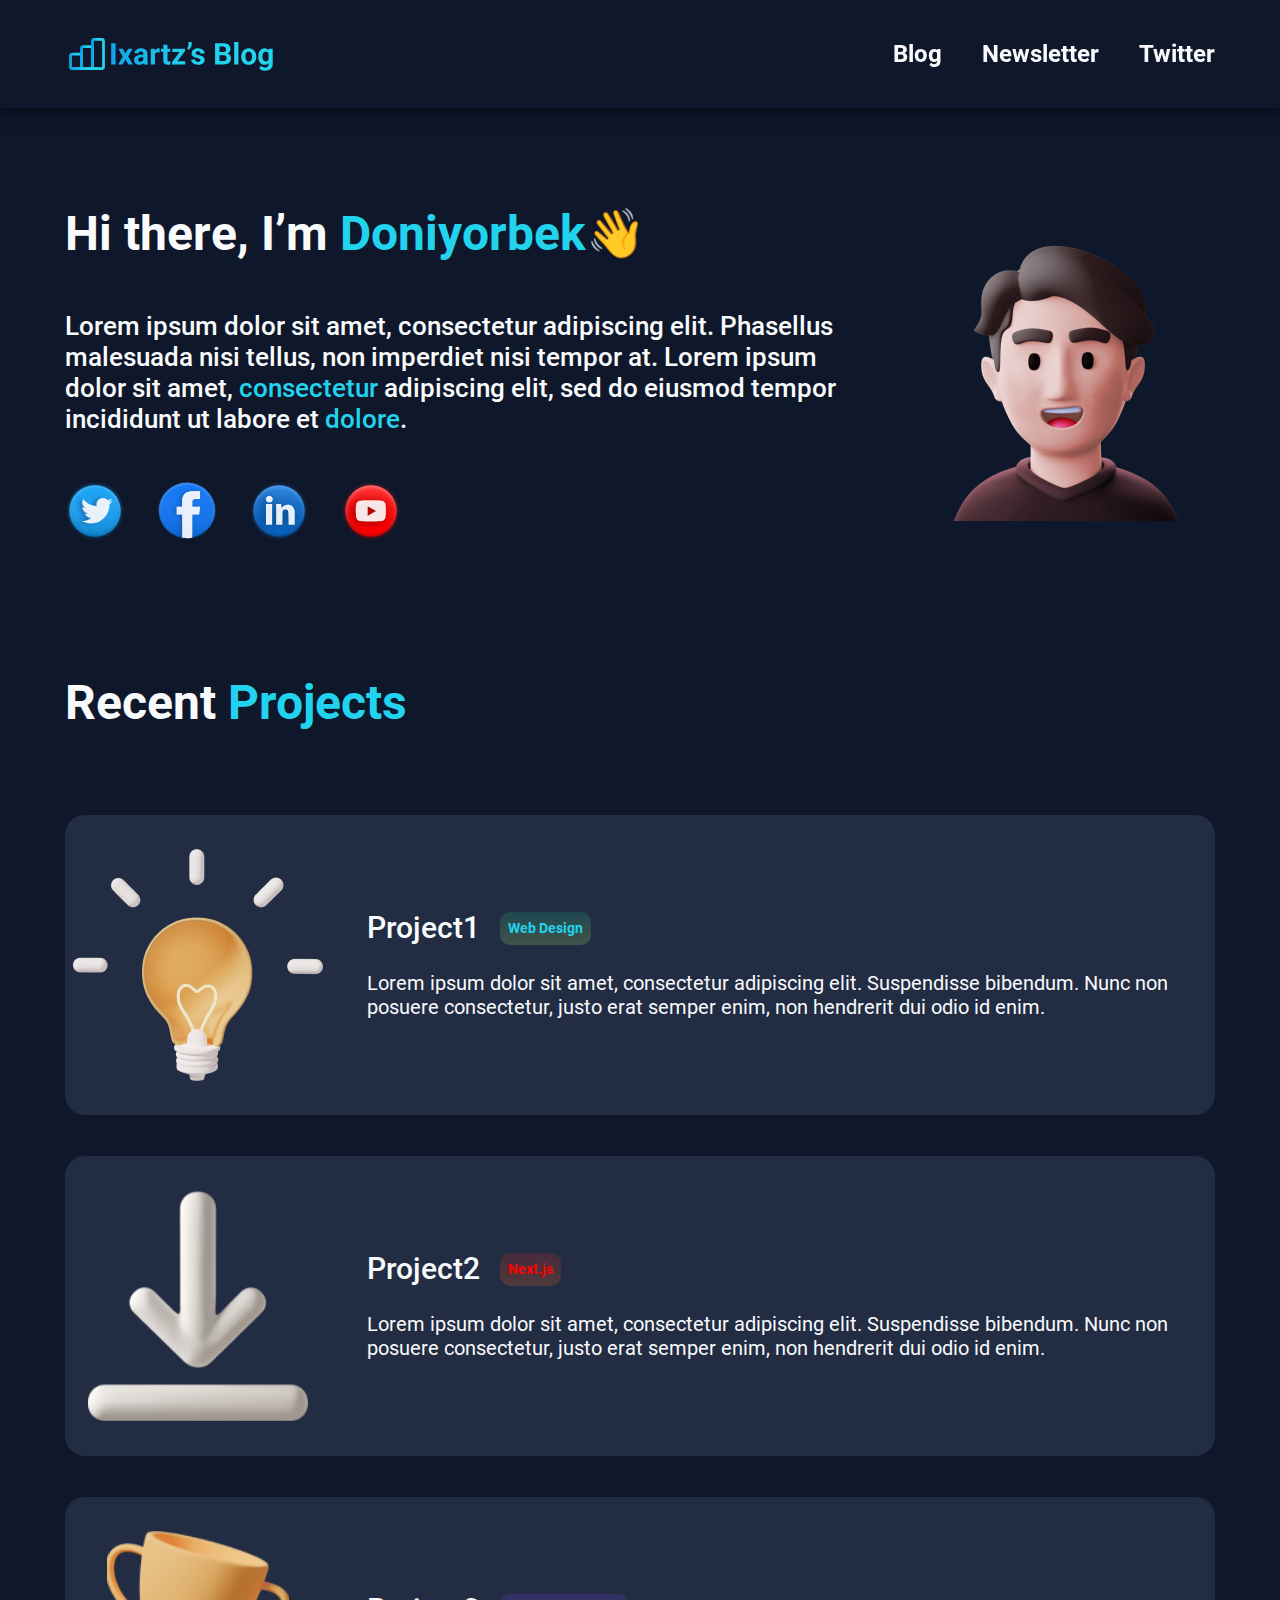
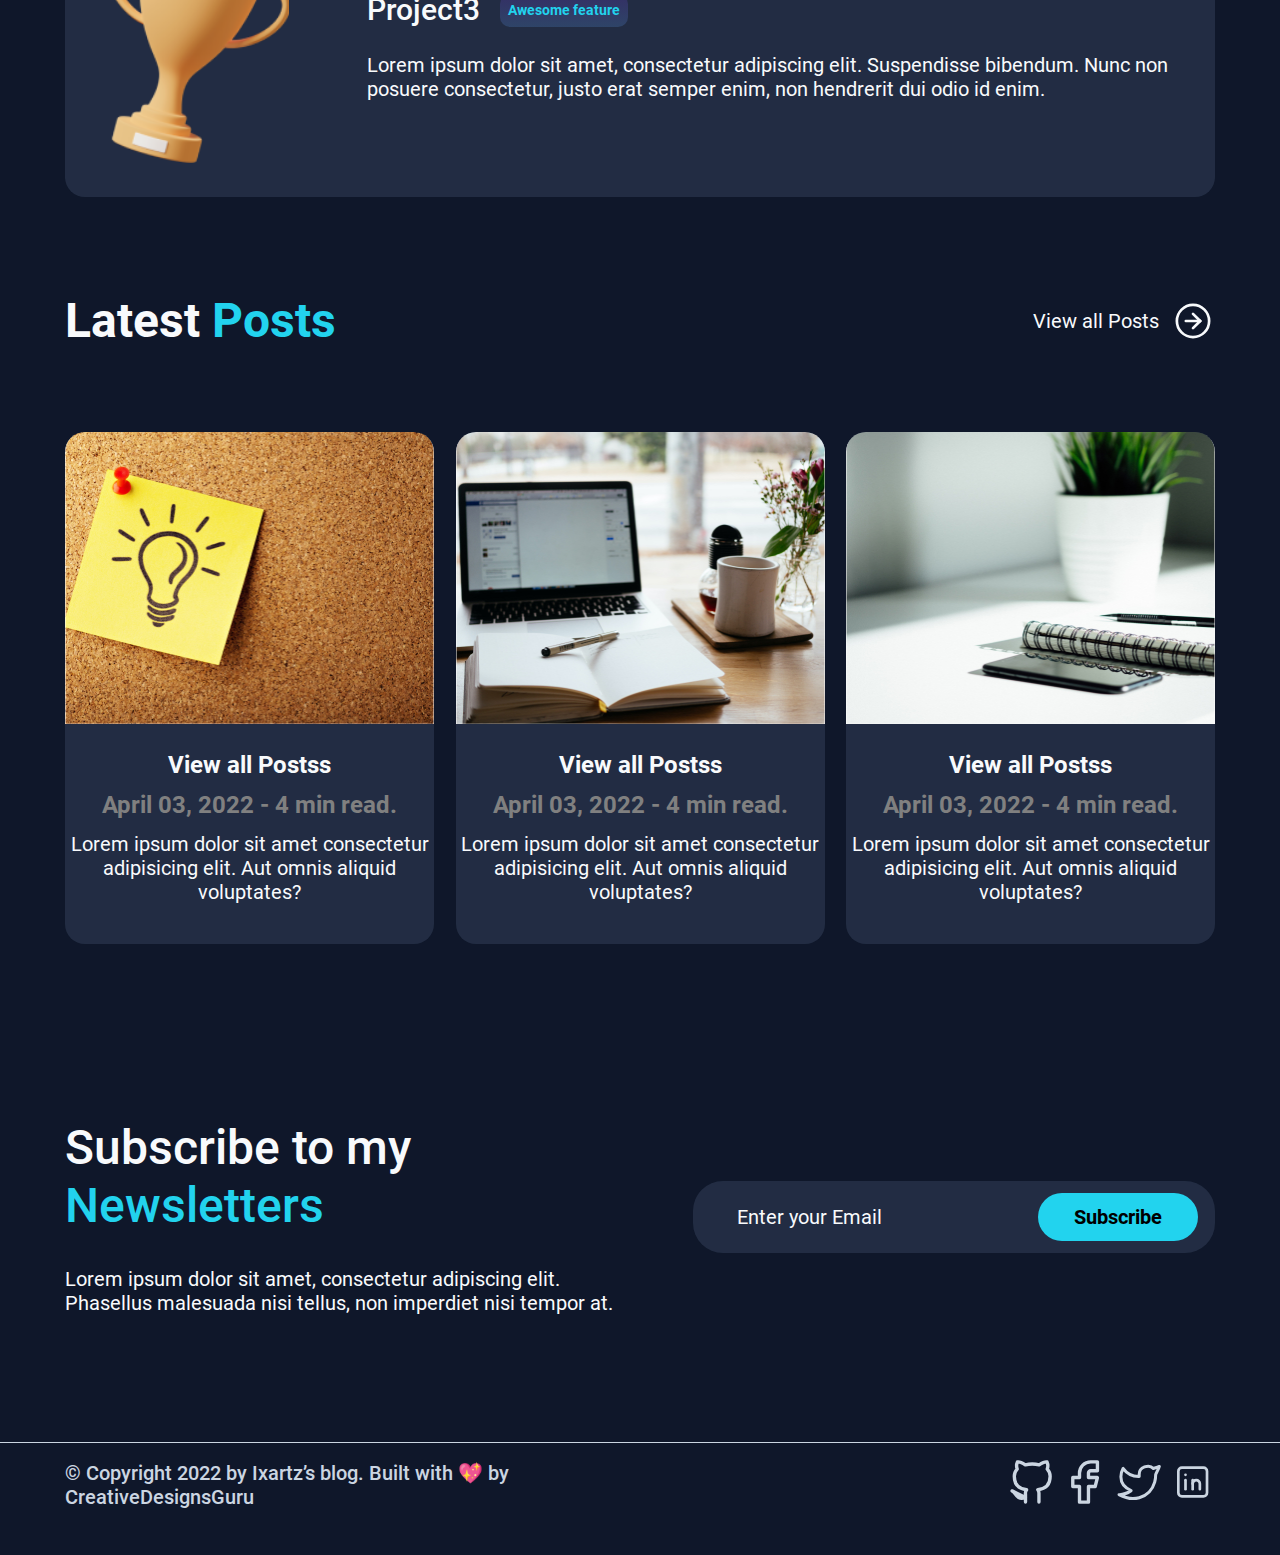
<file: index.html>
<!DOCTYPE html>
<html lang="en">
	<head>
		<meta charset="UTF-8" />
		<meta name="viewport" content="width=device-width, initial-scale=1.0" />
		<title>Ixartz’s Blog</title>
		<!-- ICON -->
		<link rel="icon" href="images/logo-diagrama.svg" />
		<!-- CSS -->
		<link rel="stylesheet" href="css/normalize.css" />
		<link rel="stylesheet" href="css/styles.css" />
	</head>
	<body>
		<div class="site-wrapper">
			<header class="site-header">
				<div class="container site-header__container">
					<a class="site-logo" href="/">
						<img src="images/logo.svg" alt="site-logo" width="210" height="44" />
					</a>
					<nav class="sitenav">
						<ul class="sitenav__list">
							<li class="sitenav__item">
								<a class="sitenav__link" href="block.html" target="_blank">Blog</a>
							</li>
							<li class="sitenav__item">
								<a class="sitenav__link" href="newletters.html" target="_blank">Newsletter</a>
							</li>
							<li class="sitenav__item">
								<a class="sitenav__link" href="twitter.html" target="_blank">Twitter</a>
							</li>
						</ul>
					</nav>
				</div>
			</header>
			<main class="main-content">
				<!-- HERO START -->
				<div class="hero">
					<div class="container hero__container">
						<div class="hero__info">
							<h1 class="hero__title">Hi there, I’m <span>Doniyorbek</span>👋</h1>
							<p class="hero__text">
								Lorem ipsum dolor sit amet, consectetur adipiscing elit. Phasellus malesuada nisi tellus, non imperdiet nisi
								tempor at. Lorem ipsum dolor sit amet, <span>consectetur</span> adipiscing elit, sed do eiusmod tempor incididunt
								ut labore et <span>dolore</span>.
							</p>
							<ul class="social">
								<li class="social__item">
									<a class="social__link" href="#">
										<img class="social__img" src="images/Twitter.svg" alt="twitter" width="60" height="60" />
									</a>
								</li>
								<li class="social__item">
									<a class="social__link" href="#">
										<img class="social__img" src="images/facebook.svg" alt="facebook" width="60" height="60" />
									</a>
								</li>
								<li class="social__item">
									<a class="social__link" href="#">
										<img class="social__img" src="images/linkedin.svg" alt="linkedin" width="60" height="60" />
									</a>
								</li>
								<li class="social__item">
									<a class="social__link" href="#">
										<img class="social__img" src="images/youtube.svg" alt="youtube" width="60" height="60" />
									</a>
								</li>
							</ul>
						</div>
						<div class="hero__img">
							<img src="images/western-man.png" alt="boy" width="300" height="300" />
						</div>
					</div>
				</div>
				<!-- HERO END -->
				<!-- Recent Projects START -->
				<section class="recent-projects">
					<div class="container">
						<h2 class="recent-projects__title">Recent <span>Projects</span></h2>
						<ul class="recent-projects__list">
							<li class="recent-projects__item">
								<img class="recent-projects__img" src="images/project.png" alt="project" width="250" height="232" />
								<div class="recent-projects__info">
									<div class="recent-projects__info-inner">
										<h4 class="recent-projects__info-title">Project1</h4>
										<button class="recent-projects__info-btn">Web Design</button>
									</div>
									<p class="recent-projects__info-text">
										Lorem ipsum dolor sit amet, consectetur adipiscing elit. Suspendisse bibendum. Nunc non posuere consectetur,
										justo erat semper enim, non hendrerit dui odio id enim.
									</p>
								</div>
							</li>

							<li class="recent-projects__item">
								<img class="recent-projects__img" src="images/project-two.png" alt="project-two" width="250" height="232" />
								<div class="recent-projects__info">
									<div class="recent-projects__info-inner">
										<h4 class="recent-projects__info-title">Project2</h4>
										<button class="recent-projects__info-btn recent-projects__info-btnTwo">Next.js</button>
									</div>
									<p class="recent-projects__info-text">
										Lorem ipsum dolor sit amet, consectetur adipiscing elit. Suspendisse bibendum. Nunc non posuere consectetur,
										justo erat semper enim, non hendrerit dui odio id enim.
									</p>
								</div>
							</li>

							<li class="recent-projects__item">
								<img class="recent-projects__img" src="images/project-three.png" alt="project-three" width="250" height="232" />
								<div class="recent-projects__info">
									<div class="recent-projects__info-inner">
										<h4 class="recent-projects__info-title">Project3</h4>
										<button class="recent-projects__info-btn recent-projects__info-btnTree">Awesome feature</button>
									</div>
									<p class="recent-projects__info-text">
										Lorem ipsum dolor sit amet, consectetur adipiscing elit. Suspendisse bibendum. Nunc non posuere consectetur,
										justo erat semper enim, non hendrerit dui odio id enim.
									</p>
								</div>
							</li>
						</ul>
					</div>
				</section>
				<!-- Recent Projects END -->

				<!-- Latest Posts start-->
				<section class="latese-posts">
					<div class="container">
						<div class="latese-posts__info">
							<h2 class="latese-posts__title">Latest <span>Posts</span></h2>
							<p class="latese-posts__text">
								View all Posts
								<img class="latese-posts__img" src="images/laters-img.svg" alt="laters-img" width="44" height="44" />
							</p>
						</div>

						<ul class="latese-posts__list">
							<li class="latese-posts__item">
								<img class="latese-posts__item-img" src="images/Data processing _Outline 1.jpg" alt="" width="369" height="292" />
								<h3 class="latese-posts__item-title">View all Postss</h3>
								<h4 class="latese-posts__item-paragph">April 03, 2022 - 4 min read.</h4>
								<p class="latese-posts__item-text">
									Lorem ipsum dolor sit amet consectetur adipisicing elit. Aut omnis aliquid voluptates?
								</p>
							</li>

							<li class="latese-posts__item">
								<img class="latese-posts__item-img" src="images/Notifications_Outline 1.jpg" alt="" width="369" height="292" />
								<h3 class="latese-posts__item-title">View all Postss</h3>
								<h4 class="latese-posts__item-paragph">April 03, 2022 - 4 min read.</h4>
								<p class="latese-posts__item-text">
									Lorem ipsum dolor sit amet consectetur adipisicing elit. Aut omnis aliquid voluptates?
								</p>
							</li>

							<li class="latese-posts__item">
								<img class="latese-posts__item-img" src="images/Startup_Outline-2 1.jpg" alt="" width="369" height="292" />
								<h3 class="latese-posts__item-title">View all Postss</h3>
								<h4 class="latese-posts__item-paragph">April 03, 2022 - 4 min read.</h4>
								<p class="latese-posts__item-text">
									Lorem ipsum dolor sit amet consectetur adipisicing elit. Aut omnis aliquid voluptates?
								</p>
							</li>
						</ul>
					</div>
				</section>
				<!-- Latest Posts endi -->

				<!-- Newsletters-->
				<section class="newsletters">
					<div class="container newsletters__container">
						<div class="newsletters__info">
							<h2 class="newsletters__title">Subscribe to my <span>Newsletters</span></h2>
							<p class="newsletters__text">
								Lorem ipsum dolor sit amet, consectetur adipiscing elit. Phasellus malesuada nisi tellus, non imperdiet nisi
								tempor at.
							</p>
						</div>
						<form class="form" action="https://echo.htmlacademy.ru">
							<input class="form__input" type="email" placeholder="Enter your Email" required />
							<button class="form__btn" type="submit">Subscribe</button>
						</form>
					</div>
				</section>
			</main>
		</div>
		<footer class="site-footer">
			<div class="container site-footer__container">
				<p class="site-footer__text">© Copyright 2022 by Ixartz’s blog. Built with 💖 by CreativeDesignsGuru</p>
				<ul class="site-footer__list">
					<li class="site-footer__item">
						<a class="site-footer__link" href="https://github.com/frontendoniyorbek" target="_blank">
							<svg width="35" height="36" viewBox="0 0 35 36" fill="none" xmlns="http://www.w3.org/2000/svg">
								<path
									d="M13 30.7621C5.11667 33.3287 5.11667 26.1787 2 25.2621L13 30.7621ZM24 34.4287V28.0121C24 26.1787 24.1833 25.4454 23.0833 24.3454C28.2167 23.7954 33.1667 21.7787 33.1667 13.3454C33.1644 11.1545 32.3097 9.05047 30.7833 7.47874C31.4992 5.57568 31.4333 3.46673 30.6 1.61208C30.6 1.61208 28.5833 1.06208 24.1833 3.99541C20.4566 3.02482 16.5434 3.02482 12.8167 3.99541C8.41667 1.06208 6.4 1.61208 6.4 1.61208C5.56672 3.46673 5.50081 5.57568 6.21667 7.47874C4.69033 9.05047 3.83557 11.1545 3.83333 13.3454C3.83333 21.7787 8.78333 23.7954 13.9167 24.3454C12.8167 25.4454 12.8167 26.5454 13 28.0121V34.4287"
									fill="currentColor" />
								<path
									d="M24 34.4287V28.0121C24 26.1787 24.1833 25.4454 23.0833 24.3454C28.2167 23.7954 33.1667 21.7787 33.1667 13.3454C33.1644 11.1545 32.3097 9.05047 30.7833 7.47874C31.4992 5.57568 31.4333 3.46673 30.6 1.61208C30.6 1.61208 28.5833 1.06208 24.1833 3.99541C20.4566 3.02482 16.5434 3.02482 12.8167 3.99541C8.41667 1.06208 6.4 1.61208 6.4 1.61208C5.56672 3.46673 5.50081 5.57568 6.21667 7.47874C4.69033 9.05047 3.83557 11.1545 3.83333 13.3454C3.83333 21.7787 8.78333 23.7954 13.9167 24.3454C12.8167 25.4454 12.8167 26.5454 13 28.0121V34.4287M13 30.7621C5.11667 33.3287 5.11667 26.1787 2 25.2621L13 30.7621Z"
									stroke="#CBD5E1"
									stroke-width="2.75"
									stroke-linecap="round"
									stroke-linejoin="round" />
							</svg>
						</a>
					</li>

					<li class="site-footer__item">
						<a class="site-footer__link" href="">
							<svg width="24" height="36" viewBox="0 0 24 36" fill="none" xmlns="http://www.w3.org/2000/svg">
								<path
									d="M2 14.3333V21.6667H7.5V34.5H14.8333V21.6667H20.3333L22.1667 14.3333H14.8333V10.6667C14.8333 10.1804 15.0265 9.71412 15.3703 9.3703C15.7141 9.02649 16.1804 8.83333 16.6667 8.83333H22.1667V1.5H16.6667C14.2355 1.5 11.9039 2.46577 10.1849 4.18485C8.46577 5.90394 7.5 8.23552 7.5 10.6667V14.3333H2Z"
									fill="currantColor"
									stroke="#CBD5E1"
									stroke-width="2.75"
									stroke-linecap="round"
									stroke-linejoin="round" />
							</svg>
						</a>
					</li>

					<li class="site-footer__item">
						<a class="site-footer__link" href="">
							<svg width="40" height="33" viewBox="0 0 40 33" fill="none" xmlns="http://www.w3.org/2000/svg">
								<path
									d="M38.5002 2.35169C36.6668 3.25002 34.8702 3.61486 33.0002 4.16669C30.945 1.84752 27.898 1.71919 24.9702 2.81552C22.0423 3.91186 20.1247 6.59219 20.1668 9.66669V11.5C14.2177 11.6522 8.91933 8.94252 5.50016 4.16669C5.50016 4.16669 -2.16684 17.7939 12.8335 24.3334C9.4015 26.6195 5.97866 28.1614 1.8335 28C7.89816 31.3055 14.5073 32.4422 20.2292 30.7812C26.7925 28.8745 32.1862 23.9557 34.256 16.5875C34.8734 14.3466 35.18 12.0314 35.1672 9.70703C35.1635 9.25052 37.9355 4.62502 38.5002 2.34986V2.35169Z"
									fill="currantColor"
									stroke="#CBD5E1"
									stroke-width="2.75"
									stroke-linecap="round"
									stroke-linejoin="round" />
							</svg>
						</a>
					</li>

					<li class="site-footer__item">
						<a class="site-footer__link" href="https://www.linkedin.com/in/doniyorbek-tursunov-493204239/" target="_blank">
							<svg width="45" height="44" viewBox="0 0 45 44" fill="none" xmlns="http://www.w3.org/2000/svg">
								<g clip-path="url(#clip0_458_565)">
									<path
										d="M33.1667 7.33337H11.1667C9.14162 7.33337 7.5 8.975 7.5 11V33C7.5 35.0251 9.14162 36.6667 11.1667 36.6667H33.1667C35.1917 36.6667 36.8333 35.0251 36.8333 33V11C36.8333 8.975 35.1917 7.33337 33.1667 7.33337Z"
										fill="currantColor"
										stroke="#CBD5E1"
										stroke-width="2.75"
										stroke-linecap="round"
										stroke-linejoin="round" />
									<path
										d="M14.8335 20.1666V29.3333"
										stroke="#CBD5E1"
										stroke-width="2.75"
										stroke-linecap="round"
										stroke-linejoin="round" />
									<path
										d="M14.8335 14.6666V14.685"
										stroke="#CBD5E1"
										stroke-width="2.75"
										stroke-linecap="round"
										stroke-linejoin="round" />
									<path
										d="M22.1667 29.3333V20.1666"
										stroke="#CBD5E1"
										stroke-width="2.75"
										stroke-linecap="round"
										stroke-linejoin="round" />
									<path
										d="M29.5001 29.3333V23.8333C29.5001 22.8608 29.1138 21.9282 28.4261 21.2406C27.7385 20.5529 26.8059 20.1666 25.8334 20.1666C24.861 20.1666 23.9283 20.5529 23.2407 21.2406C22.5531 21.9282 22.1667 22.8608 22.1667 23.8333"
										stroke="#CBD5E1"
										stroke-width="2.75"
										stroke-linecap="round"
										stroke-linejoin="round" />
								</g>
								<defs>
									<clipPath id="clip0_458_565">
										<rect width="44" height="44" fill="white" transform="translate(0.166748)" />
									</clipPath>
								</defs>
							</svg>
						</a>
					</li>
				</ul>
			</div>
		</footer>
	</body>
</html>
</file>
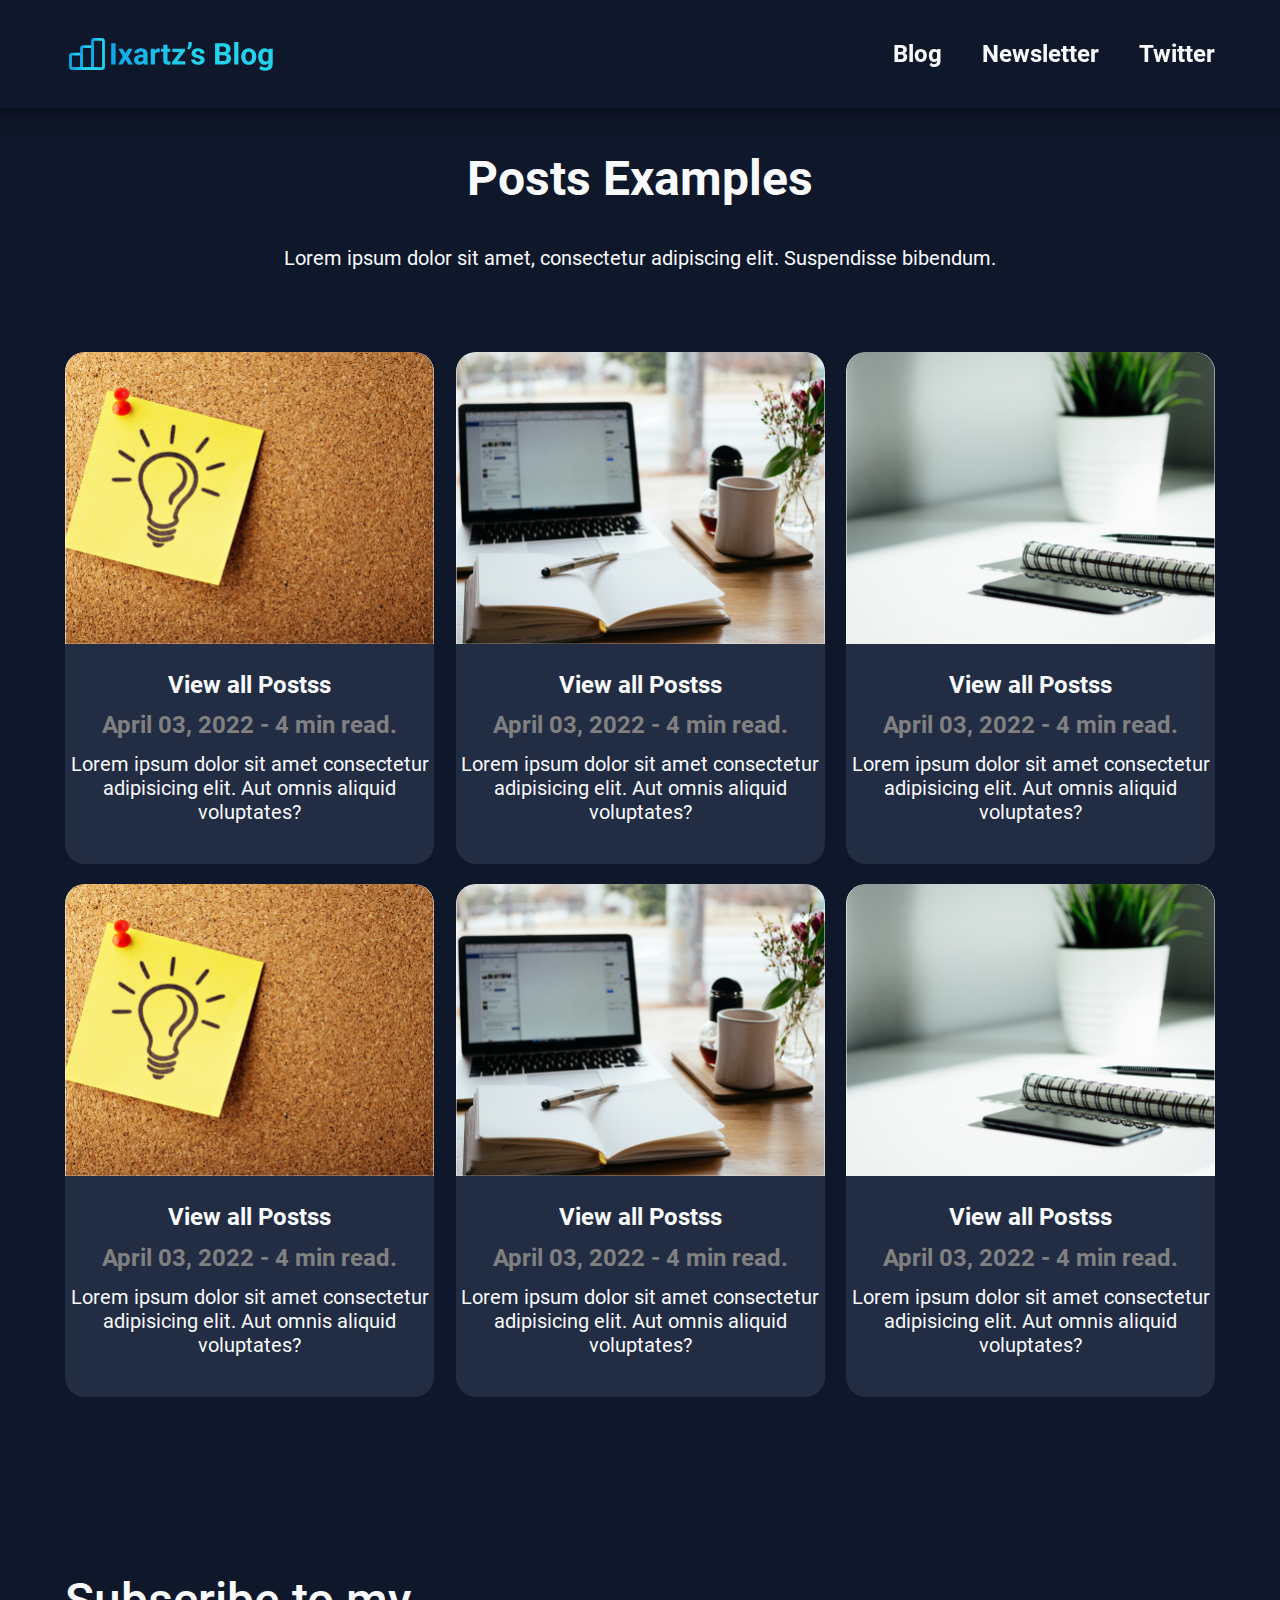
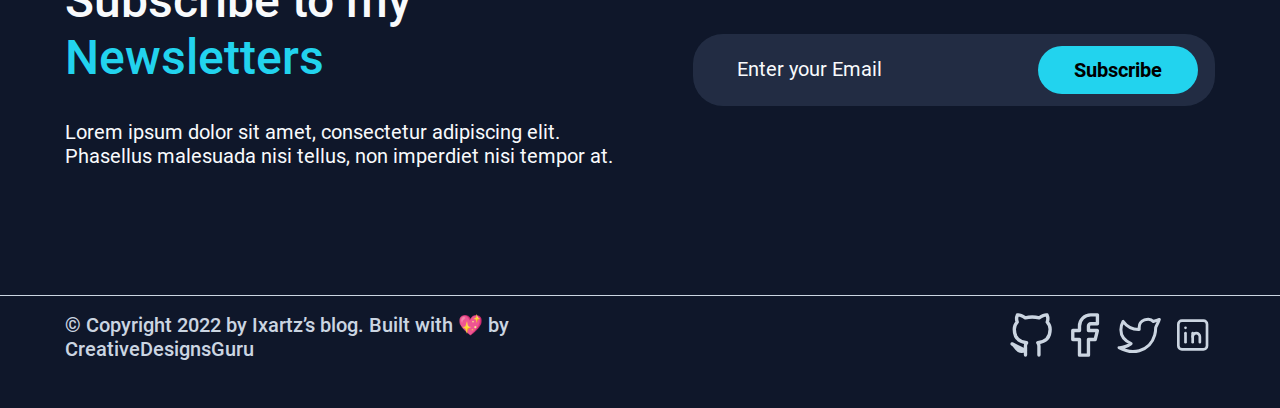
<file: block.html>
<!DOCTYPE html>
<html lang="en">
	<head>
		<meta charset="UTF-8" />
		<meta name="viewport" content="width=device-width, initial-scale=1.0" />
		<title>Ixartz’s Blog</title>
		<!-- ICON -->
		<link rel="icon" href="images/logo-diagrama.svg" />
		<!-- CSS -->
		<link rel="stylesheet" href="css/normalize.css" />
		<link rel="stylesheet" href="css/styles.css" />
	</head>
	<body>
		<div class="site-wrapper">
			<header class="site-header">
				<div class="container site-header__container">
					<a class="site-logo" href="/">
						<img src="images/logo.svg" alt="site-logo" width="210" height="44" />
					</a>
					<nav class="sitenav">
						<ul class="sitenav__list">
							<li class="sitenav__item">
								<a class="sitenav__link" href="block.html" target="_blank">Blog</a>
							</li>
							<li class="sitenav__item">
								<a class="sitenav__link" href="newletters.html" target="#">Newsletter</a>
							</li>
							<li class="sitenav__item">
								<a class="sitenav__link" href="twitter.html" target="_blank">Twitter</a>
							</li>
						</ul>
					</nav>
				</div>
			</header>

			<main class="main-content">
				<!-- Latest Posts start-->
				<section class="latese-posts latese-posts-block">
					<div class="container">
						<div class="latese-posts__info latese-posts__block-info">
							<h2 class="latese-posts__title latese-posts__block-title">Posts Examples</h2>
							<p class="latese-posts__text latese-posts__block-text">
								Lorem ipsum dolor sit amet, consectetur adipiscing elit. Suspendisse bibendum.
							</p>
						</div>

						<ul class="latese-posts__list">
							<li class="latese-posts__item">
								<img class="latese-posts__item-img" src="images/Data processing _Outline 1.jpg" alt="" width="369" height="292" />
								<h3 class="latese-posts__item-title">View all Postss</h3>
								<h4 class="latese-posts__item-paragph">April 03, 2022 - 4 min read.</h4>
								<p class="latese-posts__item-text">
									Lorem ipsum dolor sit amet consectetur adipisicing elit. Aut omnis aliquid voluptates?
								</p>
							</li>

							<li class="latese-posts__item">
								<img class="latese-posts__item-img" src="images/Notifications_Outline 1.jpg" alt="" width="369" height="292" />
								<h3 class="latese-posts__item-title">View all Postss</h3>
								<h4 class="latese-posts__item-paragph">April 03, 2022 - 4 min read.</h4>
								<p class="latese-posts__item-text">
									Lorem ipsum dolor sit amet consectetur adipisicing elit. Aut omnis aliquid voluptates?
								</p>
							</li>

							<li class="latese-posts__item">
								<img class="latese-posts__item-img" src="images/Startup_Outline-2 1.jpg" alt="" width="369" height="292" />
								<h3 class="latese-posts__item-title">View all Postss</h3>
								<h4 class="latese-posts__item-paragph">April 03, 2022 - 4 min read.</h4>
								<p class="latese-posts__item-text">
									Lorem ipsum dolor sit amet consectetur adipisicing elit. Aut omnis aliquid voluptates?
								</p>
							</li>

							<li class="latese-posts__item">
								<img class="latese-posts__item-img" src="images/Data processing _Outline 1.jpg" alt="" width="369" height="292" />
								<h3 class="latese-posts__item-title">View all Postss</h3>
								<h4 class="latese-posts__item-paragph">April 03, 2022 - 4 min read.</h4>
								<p class="latese-posts__item-text">
									Lorem ipsum dolor sit amet consectetur adipisicing elit. Aut omnis aliquid voluptates?
								</p>
							</li>

							<li class="latese-posts__item">
								<img class="latese-posts__item-img" src="images/Notifications_Outline 1.jpg" alt="" width="369" height="292" />
								<h3 class="latese-posts__item-title">View all Postss</h3>
								<h4 class="latese-posts__item-paragph">April 03, 2022 - 4 min read.</h4>
								<p class="latese-posts__item-text">
									Lorem ipsum dolor sit amet consectetur adipisicing elit. Aut omnis aliquid voluptates?
								</p>
							</li>

							<li class="latese-posts__item">
								<img class="latese-posts__item-img" src="images/Startup_Outline-2 1.jpg" alt="" width="369" height="292" />
								<h3 class="latese-posts__item-title">View all Postss</h3>
								<h4 class="latese-posts__item-paragph">April 03, 2022 - 4 min read.</h4>
								<p class="latese-posts__item-text">
									Lorem ipsum dolor sit amet consectetur adipisicing elit. Aut omnis aliquid voluptates?
								</p>
							</li>
						</ul>
					</div>
				</section>
				<!-- Latest Posts endi -->

				<!-- Newsletters-->
				<section class="newsletters">
					<div class="container newsletters__container">
						<div class="newsletters__info">
							<h2 class="newsletters__title">Subscribe to my <span>Newsletters</span></h2>
							<p class="newsletters__text">
								Lorem ipsum dolor sit amet, consectetur adipiscing elit. Phasellus malesuada nisi tellus, non imperdiet nisi
								tempor at.
							</p>
						</div>
						<form class="form" action="https://echo.htmlacademy.ru">
							<input class="form__input" type="email" placeholder="Enter your Email" required />
							<button class="form__btn" type="submit">Subscribe</button>
						</form>
					</div>
				</section>
			</main>
		</div>

		<footer class="site-footer">
			<div class="container site-footer__container">
				<p class="site-footer__text">© Copyright 2022 by Ixartz’s blog. Built with 💖 by CreativeDesignsGuru</p>
				<ul class="site-footer__list">
					<li class="site-footer__item">
						<a class="site-footer__link" href="https://github.com/frontendoniyorbek" target="_blank">
							<svg width="35" height="36" viewBox="0 0 35 36" fill="none" xmlns="http://www.w3.org/2000/svg">
								<path
									d="M13 30.7621C5.11667 33.3287 5.11667 26.1787 2 25.2621L13 30.7621ZM24 34.4287V28.0121C24 26.1787 24.1833 25.4454 23.0833 24.3454C28.2167 23.7954 33.1667 21.7787 33.1667 13.3454C33.1644 11.1545 32.3097 9.05047 30.7833 7.47874C31.4992 5.57568 31.4333 3.46673 30.6 1.61208C30.6 1.61208 28.5833 1.06208 24.1833 3.99541C20.4566 3.02482 16.5434 3.02482 12.8167 3.99541C8.41667 1.06208 6.4 1.61208 6.4 1.61208C5.56672 3.46673 5.50081 5.57568 6.21667 7.47874C4.69033 9.05047 3.83557 11.1545 3.83333 13.3454C3.83333 21.7787 8.78333 23.7954 13.9167 24.3454C12.8167 25.4454 12.8167 26.5454 13 28.0121V34.4287"
									fill="currentColor" />
								<path
									d="M24 34.4287V28.0121C24 26.1787 24.1833 25.4454 23.0833 24.3454C28.2167 23.7954 33.1667 21.7787 33.1667 13.3454C33.1644 11.1545 32.3097 9.05047 30.7833 7.47874C31.4992 5.57568 31.4333 3.46673 30.6 1.61208C30.6 1.61208 28.5833 1.06208 24.1833 3.99541C20.4566 3.02482 16.5434 3.02482 12.8167 3.99541C8.41667 1.06208 6.4 1.61208 6.4 1.61208C5.56672 3.46673 5.50081 5.57568 6.21667 7.47874C4.69033 9.05047 3.83557 11.1545 3.83333 13.3454C3.83333 21.7787 8.78333 23.7954 13.9167 24.3454C12.8167 25.4454 12.8167 26.5454 13 28.0121V34.4287M13 30.7621C5.11667 33.3287 5.11667 26.1787 2 25.2621L13 30.7621Z"
									stroke="#CBD5E1"
									stroke-width="2.75"
									stroke-linecap="round"
									stroke-linejoin="round" />
							</svg>
						</a>
					</li>

					<li class="site-footer__item">
						<a class="site-footer__link" href="">
							<svg width="24" height="36" viewBox="0 0 24 36" fill="none" xmlns="http://www.w3.org/2000/svg">
								<path
									d="M2 14.3333V21.6667H7.5V34.5H14.8333V21.6667H20.3333L22.1667 14.3333H14.8333V10.6667C14.8333 10.1804 15.0265 9.71412 15.3703 9.3703C15.7141 9.02649 16.1804 8.83333 16.6667 8.83333H22.1667V1.5H16.6667C14.2355 1.5 11.9039 2.46577 10.1849 4.18485C8.46577 5.90394 7.5 8.23552 7.5 10.6667V14.3333H2Z"
									fill="currantColor"
									stroke="#CBD5E1"
									stroke-width="2.75"
									stroke-linecap="round"
									stroke-linejoin="round" />
							</svg>
						</a>
					</li>

					<li class="site-footer__item">
						<a class="site-footer__link" href="">
							<svg width="40" height="33" viewBox="0 0 40 33" fill="none" xmlns="http://www.w3.org/2000/svg">
								<path
									d="M38.5002 2.35169C36.6668 3.25002 34.8702 3.61486 33.0002 4.16669C30.945 1.84752 27.898 1.71919 24.9702 2.81552C22.0423 3.91186 20.1247 6.59219 20.1668 9.66669V11.5C14.2177 11.6522 8.91933 8.94252 5.50016 4.16669C5.50016 4.16669 -2.16684 17.7939 12.8335 24.3334C9.4015 26.6195 5.97866 28.1614 1.8335 28C7.89816 31.3055 14.5073 32.4422 20.2292 30.7812C26.7925 28.8745 32.1862 23.9557 34.256 16.5875C34.8734 14.3466 35.18 12.0314 35.1672 9.70703C35.1635 9.25052 37.9355 4.62502 38.5002 2.34986V2.35169Z"
									fill="currantColor"
									stroke="#CBD5E1"
									stroke-width="2.75"
									stroke-linecap="round"
									stroke-linejoin="round" />
							</svg>
						</a>
					</li>

					<li class="site-footer__item">
						<a class="site-footer__link" href="https://www.linkedin.com/in/doniyorbek-tursunov-493204239/" target="_blank">
							<svg width="45" height="44" viewBox="0 0 45 44" fill="none" xmlns="http://www.w3.org/2000/svg">
								<g clip-path="url(#clip0_458_565)">
									<path
										d="M33.1667 7.33337H11.1667C9.14162 7.33337 7.5 8.975 7.5 11V33C7.5 35.0251 9.14162 36.6667 11.1667 36.6667H33.1667C35.1917 36.6667 36.8333 35.0251 36.8333 33V11C36.8333 8.975 35.1917 7.33337 33.1667 7.33337Z"
										fill="currantColor"
										stroke="#CBD5E1"
										stroke-width="2.75"
										stroke-linecap="round"
										stroke-linejoin="round" />
									<path
										d="M14.8335 20.1666V29.3333"
										stroke="#CBD5E1"
										stroke-width="2.75"
										stroke-linecap="round"
										stroke-linejoin="round" />
									<path
										d="M14.8335 14.6666V14.685"
										stroke="#CBD5E1"
										stroke-width="2.75"
										stroke-linecap="round"
										stroke-linejoin="round" />
									<path
										d="M22.1667 29.3333V20.1666"
										stroke="#CBD5E1"
										stroke-width="2.75"
										stroke-linecap="round"
										stroke-linejoin="round" />
									<path
										d="M29.5001 29.3333V23.8333C29.5001 22.8608 29.1138 21.9282 28.4261 21.2406C27.7385 20.5529 26.8059 20.1666 25.8334 20.1666C24.861 20.1666 23.9283 20.5529 23.2407 21.2406C22.5531 21.9282 22.1667 22.8608 22.1667 23.8333"
										stroke="#CBD5E1"
										stroke-width="2.75"
										stroke-linecap="round"
										stroke-linejoin="round" />
								</g>
								<defs>
									<clipPath id="clip0_458_565">
										<rect width="44" height="44" fill="white" transform="translate(0.166748)" />
									</clipPath>
								</defs>
							</svg>
						</a>
					</li>
				</ul>
			</div>
		</footer>
	</body>
</html>
</file>
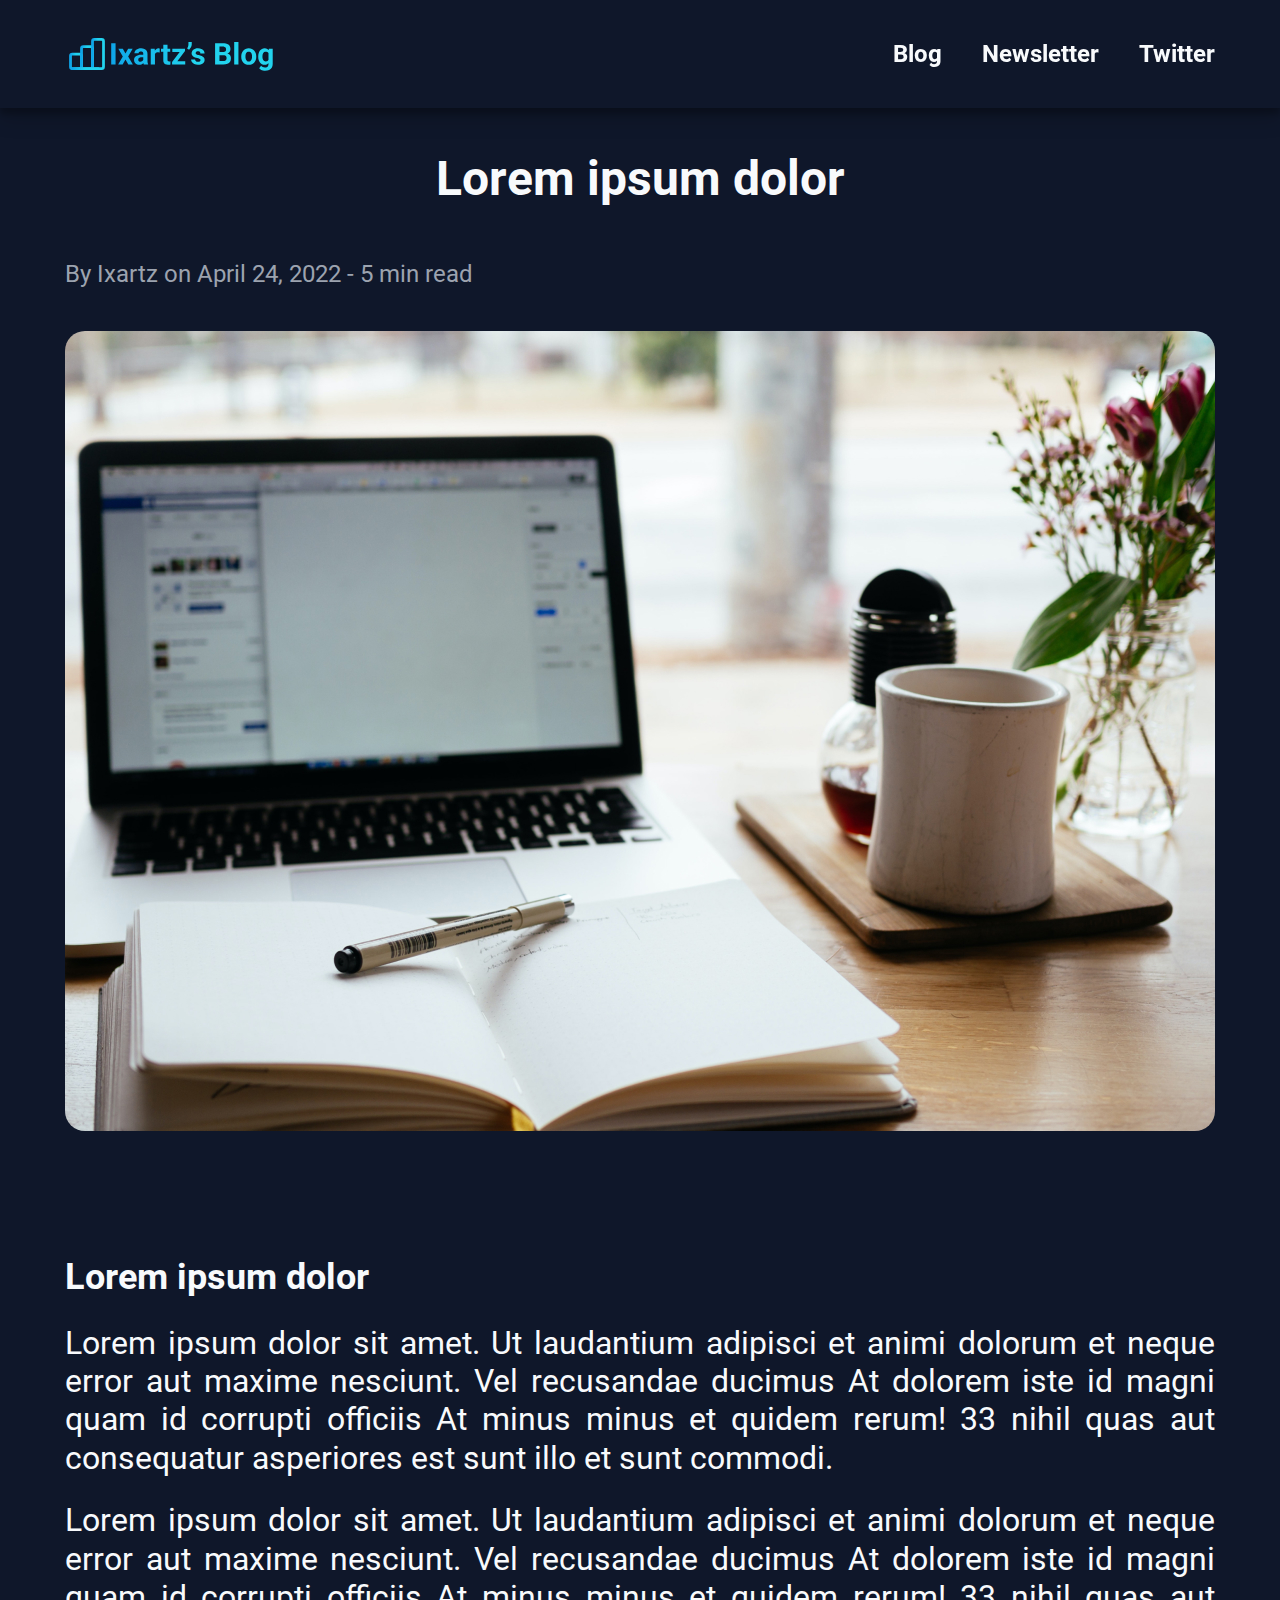
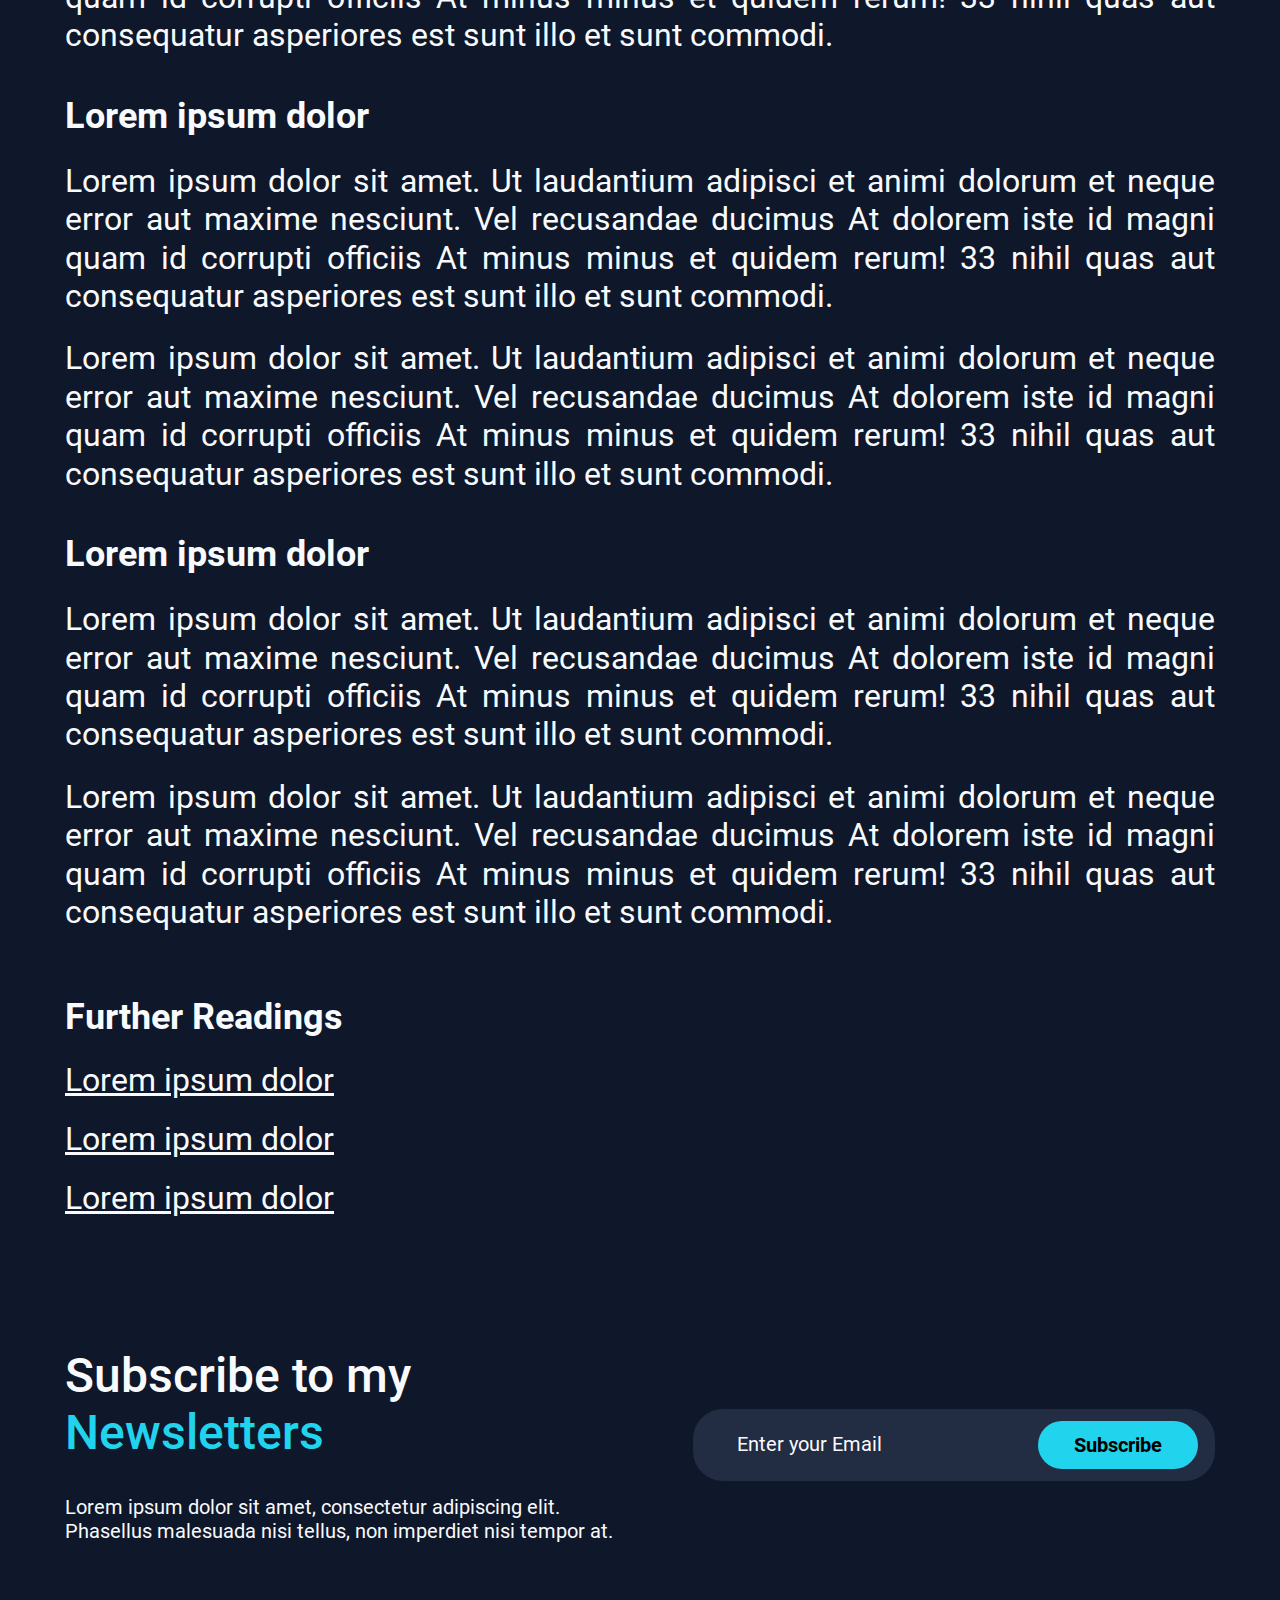
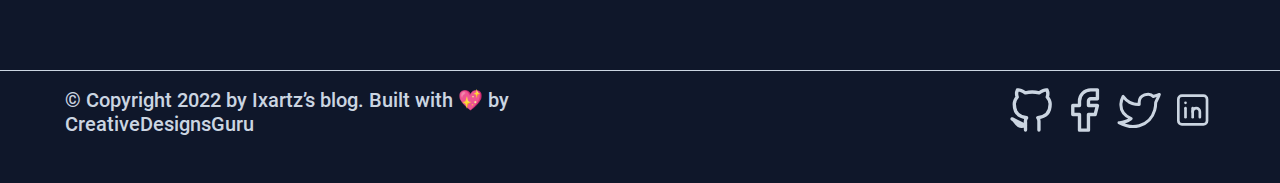
<file: newletters.html>
<!DOCTYPE html>
<html lang="en">
	<head>
		<meta charset="UTF-8" />
		<meta name="viewport" content="width=device-width, initial-scale=1.0" />
		<title>Ixartz’s Blog</title>
		<!-- ICON -->
		<link rel="icon" href="images/logo-diagrama.svg" />
		<!-- CSS -->
		<link rel="stylesheet" href="css/normalize.css" />
		<link rel="stylesheet" href="css/styles.css" />
	</head>
	<body>
		<div class="site-wrapper">
			<header class="site-header">
				<div class="container site-header__container">
					<a class="site-logo" href="/">
						<img src="images/logo.svg" alt="site-logo" width="210" height="44" />
					</a>
					<nav class="sitenav">
						<ul class="sitenav__list">
							<li class="sitenav__item">
								<a class="sitenav__link" href="block.html" target="_blank">Blog</a>
							</li>
							<li class="sitenav__item">
								<a class="sitenav__link" href="newletters.html" target="_blank">Newsletter</a>
							</li>
							<li class="sitenav__item">
								<a class="sitenav__link" href="#">Twitter</a>
							</li>
						</ul>
					</nav>
				</div>
			</header>
			<!-- MAIN -->
			<main class="main-content">
				<section class="newletters latese-posts-block">
					<div class="container">
						<h2 class="newletters__title">Lorem ipsum dolor</h2>
						<p class="newletters__text">By Ixartz on April 24, 2022 - 5 min read</p>
						<a class="newletter__link" href="https://dtn-brandname.netlify.app/" target="_blank">
							<img class="newletters__img" src="images/newletter-img.jpg" alt="newletter-img" width="1200" height="800" />
						</a>
						<ul class="newletter__list">
							<li class="newletter__item">
								<h3 class="newletter__item-title">Lorem ipsum dolor</h3>
								<p class="newletter__item-text">
									Lorem ipsum dolor sit amet. Ut laudantium adipisci et animi dolorum et neque error aut maxime nesciunt. Vel
									recusandae ducimus At dolorem iste id magni quam id corrupti officiis At minus minus et quidem rerum! 33 nihil
									quas aut consequatur asperiores est sunt illo et sunt commodi.
								</p>
								<p class="newletter__item-text">
									Lorem ipsum dolor sit amet. Ut laudantium adipisci et animi dolorum et neque error aut maxime nesciunt. Vel
									recusandae ducimus At dolorem iste id magni quam id corrupti officiis At minus minus et quidem rerum! 33 nihil
									quas aut consequatur asperiores est sunt illo et sunt commodi.
								</p>
							</li>

							<li class="newletter__item">
								<h3 class="newletter__item-title">Lorem ipsum dolor</h3>
								<p class="newletter__item-text">
									Lorem ipsum dolor sit amet. Ut laudantium adipisci et animi dolorum et neque error aut maxime nesciunt. Vel
									recusandae ducimus At dolorem iste id magni quam id corrupti officiis At minus minus et quidem rerum! 33 nihil
									quas aut consequatur asperiores est sunt illo et sunt commodi.
								</p>
								<p class="newletter__item-text">
									Lorem ipsum dolor sit amet. Ut laudantium adipisci et animi dolorum et neque error aut maxime nesciunt. Vel
									recusandae ducimus At dolorem iste id magni quam id corrupti officiis At minus minus et quidem rerum! 33 nihil
									quas aut consequatur asperiores est sunt illo et sunt commodi.
								</p>
							</li>

							<li class="newletter__item">
								<h3 class="newletter__item-title">Lorem ipsum dolor</h3>
								<p class="newletter__item-text">
									Lorem ipsum dolor sit amet. Ut laudantium adipisci et animi dolorum et neque error aut maxime nesciunt. Vel
									recusandae ducimus At dolorem iste id magni quam id corrupti officiis At minus minus et quidem rerum! 33 nihil
									quas aut consequatur asperiores est sunt illo et sunt commodi.
								</p>
								<p class="newletter__item-text">
									Lorem ipsum dolor sit amet. Ut laudantium adipisci et animi dolorum et neque error aut maxime nesciunt. Vel
									recusandae ducimus At dolorem iste id magni quam id corrupti officiis At minus minus et quidem rerum! 33 nihil
									quas aut consequatur asperiores est sunt illo et sunt commodi.
								</p>
							</li>
						</ul>

						<div class="newletter__info">
							<h3 class="newletter__info-title">Further Readings</h3>
							<p class="newletter__info-text">Lorem ipsum dolor</p>
							<p class="newletter__info-text">Lorem ipsum dolor</p>
							<p class="newletter__info-text">Lorem ipsum dolor</p>
						</div>
					</div>
				</section>

				<!-- Newsletters-->
				<section class="newsletters">
					<div class="container newsletters__container">
						<div class="newsletters__info">
							<h2 class="newsletters__title">Subscribe to my <span>Newsletters</span></h2>
							<p class="newsletters__text">
								Lorem ipsum dolor sit amet, consectetur adipiscing elit. Phasellus malesuada nisi tellus, non imperdiet nisi
								tempor at.
							</p>
						</div>
						<form class="form" action="https://echo.htmlacademy.ru">
							<input class="form__input" type="email" placeholder="Enter your Email" required />
							<button class="form__btn" type="submit">Subscribe</button>
						</form>
					</div>
				</section>
			</main>

			<footer class="site-footer">
				<div class="container site-footer__container">
					<p class="site-footer__text">© Copyright 2022 by Ixartz’s blog. Built with 💖 by CreativeDesignsGuru</p>
					<ul class="site-footer__list">
						<li class="site-footer__item">
							<a class="site-footer__link" href="https://github.com/frontendoniyorbek" target="_blank">
								<svg width="35" height="36" viewBox="0 0 35 36" fill="none" xmlns="http://www.w3.org/2000/svg">
									<path
										d="M13 30.7621C5.11667 33.3287 5.11667 26.1787 2 25.2621L13 30.7621ZM24 34.4287V28.0121C24 26.1787 24.1833 25.4454 23.0833 24.3454C28.2167 23.7954 33.1667 21.7787 33.1667 13.3454C33.1644 11.1545 32.3097 9.05047 30.7833 7.47874C31.4992 5.57568 31.4333 3.46673 30.6 1.61208C30.6 1.61208 28.5833 1.06208 24.1833 3.99541C20.4566 3.02482 16.5434 3.02482 12.8167 3.99541C8.41667 1.06208 6.4 1.61208 6.4 1.61208C5.56672 3.46673 5.50081 5.57568 6.21667 7.47874C4.69033 9.05047 3.83557 11.1545 3.83333 13.3454C3.83333 21.7787 8.78333 23.7954 13.9167 24.3454C12.8167 25.4454 12.8167 26.5454 13 28.0121V34.4287"
										fill="currentColor" />
									<path
										d="M24 34.4287V28.0121C24 26.1787 24.1833 25.4454 23.0833 24.3454C28.2167 23.7954 33.1667 21.7787 33.1667 13.3454C33.1644 11.1545 32.3097 9.05047 30.7833 7.47874C31.4992 5.57568 31.4333 3.46673 30.6 1.61208C30.6 1.61208 28.5833 1.06208 24.1833 3.99541C20.4566 3.02482 16.5434 3.02482 12.8167 3.99541C8.41667 1.06208 6.4 1.61208 6.4 1.61208C5.56672 3.46673 5.50081 5.57568 6.21667 7.47874C4.69033 9.05047 3.83557 11.1545 3.83333 13.3454C3.83333 21.7787 8.78333 23.7954 13.9167 24.3454C12.8167 25.4454 12.8167 26.5454 13 28.0121V34.4287M13 30.7621C5.11667 33.3287 5.11667 26.1787 2 25.2621L13 30.7621Z"
										stroke="#CBD5E1"
										stroke-width="2.75"
										stroke-linecap="round"
										stroke-linejoin="round" />
								</svg>
							</a>
						</li>

						<li class="site-footer__item">
							<a class="site-footer__link" href="">
								<svg width="24" height="36" viewBox="0 0 24 36" fill="none" xmlns="http://www.w3.org/2000/svg">
									<path
										d="M2 14.3333V21.6667H7.5V34.5H14.8333V21.6667H20.3333L22.1667 14.3333H14.8333V10.6667C14.8333 10.1804 15.0265 9.71412 15.3703 9.3703C15.7141 9.02649 16.1804 8.83333 16.6667 8.83333H22.1667V1.5H16.6667C14.2355 1.5 11.9039 2.46577 10.1849 4.18485C8.46577 5.90394 7.5 8.23552 7.5 10.6667V14.3333H2Z"
										fill="currantColor"
										stroke="#CBD5E1"
										stroke-width="2.75"
										stroke-linecap="round"
										stroke-linejoin="round" />
								</svg>
							</a>
						</li>

						<li class="site-footer__item">
							<a class="site-footer__link" href="">
								<svg width="40" height="33" viewBox="0 0 40 33" fill="none" xmlns="http://www.w3.org/2000/svg">
									<path
										d="M38.5002 2.35169C36.6668 3.25002 34.8702 3.61486 33.0002 4.16669C30.945 1.84752 27.898 1.71919 24.9702 2.81552C22.0423 3.91186 20.1247 6.59219 20.1668 9.66669V11.5C14.2177 11.6522 8.91933 8.94252 5.50016 4.16669C5.50016 4.16669 -2.16684 17.7939 12.8335 24.3334C9.4015 26.6195 5.97866 28.1614 1.8335 28C7.89816 31.3055 14.5073 32.4422 20.2292 30.7812C26.7925 28.8745 32.1862 23.9557 34.256 16.5875C34.8734 14.3466 35.18 12.0314 35.1672 9.70703C35.1635 9.25052 37.9355 4.62502 38.5002 2.34986V2.35169Z"
										fill="currantColor"
										stroke="#CBD5E1"
										stroke-width="2.75"
										stroke-linecap="round"
										stroke-linejoin="round" />
								</svg>
							</a>
						</li>

						<li class="site-footer__item">
							<a class="site-footer__link" href="https://www.linkedin.com/in/doniyorbek-tursunov-493204239/" target="_blank">
								<svg width="45" height="44" viewBox="0 0 45 44" fill="none" xmlns="http://www.w3.org/2000/svg">
									<g clip-path="url(#clip0_458_565)">
										<path
											d="M33.1667 7.33337H11.1667C9.14162 7.33337 7.5 8.975 7.5 11V33C7.5 35.0251 9.14162 36.6667 11.1667 36.6667H33.1667C35.1917 36.6667 36.8333 35.0251 36.8333 33V11C36.8333 8.975 35.1917 7.33337 33.1667 7.33337Z"
											fill="currantColor"
											stroke="#CBD5E1"
											stroke-width="2.75"
											stroke-linecap="round"
											stroke-linejoin="round" />
										<path
											d="M14.8335 20.1666V29.3333"
											stroke="#CBD5E1"
											stroke-width="2.75"
											stroke-linecap="round"
											stroke-linejoin="round" />
										<path
											d="M14.8335 14.6666V14.685"
											stroke="#CBD5E1"
											stroke-width="2.75"
											stroke-linecap="round"
											stroke-linejoin="round" />
										<path
											d="M22.1667 29.3333V20.1666"
											stroke="#CBD5E1"
											stroke-width="2.75"
											stroke-linecap="round"
											stroke-linejoin="round" />
										<path
											d="M29.5001 29.3333V23.8333C29.5001 22.8608 29.1138 21.9282 28.4261 21.2406C27.7385 20.5529 26.8059 20.1666 25.8334 20.1666C24.861 20.1666 23.9283 20.5529 23.2407 21.2406C22.5531 21.9282 22.1667 22.8608 22.1667 23.8333"
											stroke="#CBD5E1"
											stroke-width="2.75"
											stroke-linecap="round"
											stroke-linejoin="round" />
									</g>
									<defs>
										<clipPath id="clip0_458_565">
											<rect width="44" height="44" fill="white" transform="translate(0.166748)" />
										</clipPath>
									</defs>
								</svg>
							</a>
						</li>
					</ul>
				</div>
			</footer>
		</div>
	</body>
</html>
</file>
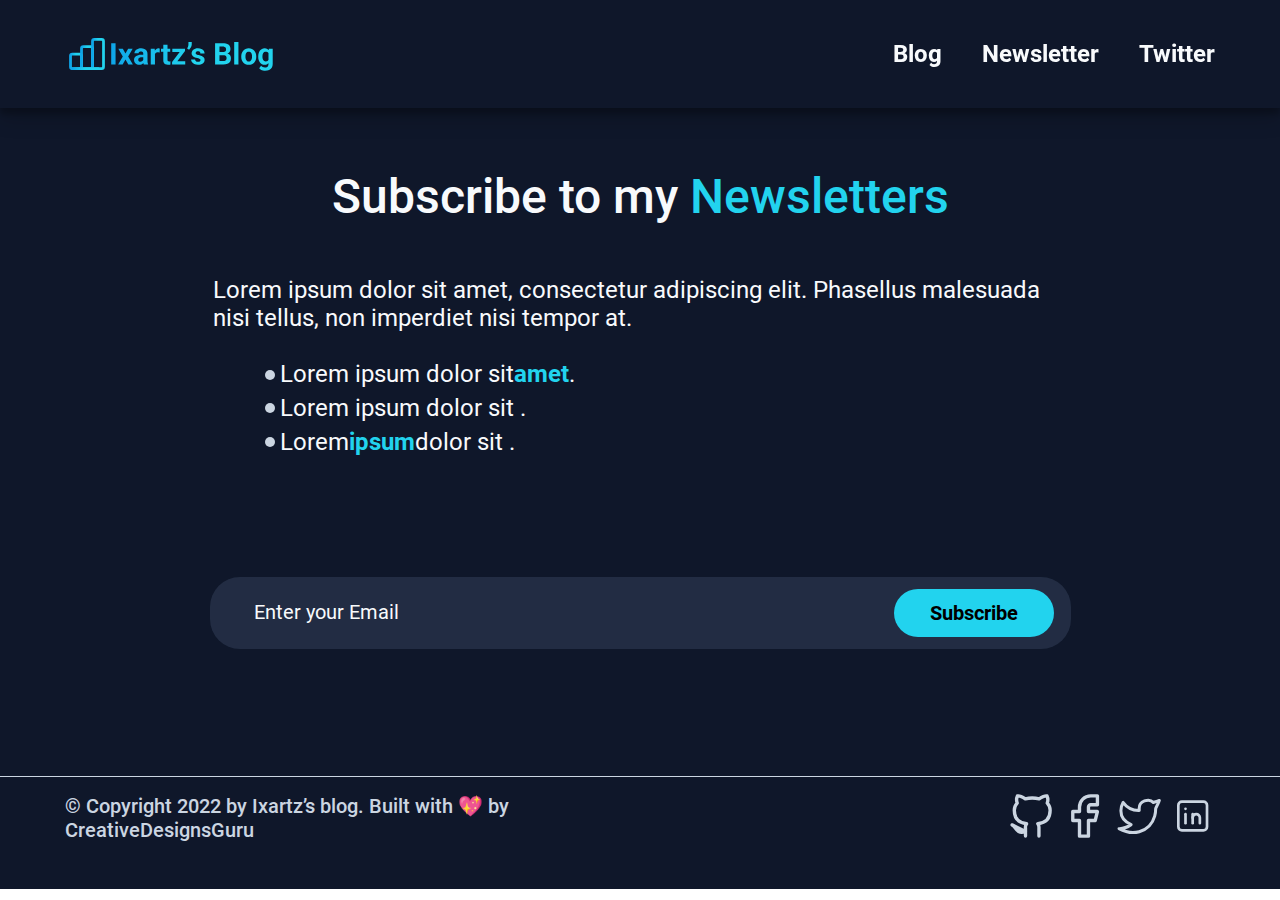
<file: twitter.html>
<!DOCTYPE html>
<html lang="en">
	<head>
		<meta charset="UTF-8" />
		<meta name="viewport" content="width=device-width, initial-scale=1.0" />
		<title>Ixartz’s Blog</title>
		<!-- ICON -->
		<link rel="icon" href="images/logo-diagrama.svg" />
		<!-- CSS -->
		<link rel="stylesheet" href="css/normalize.css" />
		<link rel="stylesheet" href="css/styles.css" />
	</head>
	<body>
		<div class="site-wrapper">
			<header class="site-header">
				<div class="container site-header__container">
					<a class="site-logo" href="/">
						<img src="images/logo.svg" alt="site-logo" width="210" height="44" />
					</a>
					<nav class="sitenav">
						<ul class="sitenav__list">
							<li class="sitenav__item">
								<a class="sitenav__link" href="block.html" target="_blank">Blog</a>
							</li>
							<li class="sitenav__item">
								<a class="sitenav__link" href="newletters.html" target="_blank">Newsletter</a>
							</li>
							<li class="sitenav__item">
								<a class="sitenav__link" href="#">Twitter</a>
							</li>
						</ul>
					</nav>
				</div>
			</header>

			<!-- MAIN -->
			<main class="main-content">
				<section class="twitter latese-posts-block">
					<div class="container">
						<h1 class="twitter__title">Subscribe to my <span>Newsletters</span></h1>
						<p class="twitter__text">
							Lorem ipsum dolor sit amet, consectetur adipiscing elit. Phasellus malesuada nisi tellus, non imperdiet nisi tempor
							at.
						</p>
						<ul class="twitter__list">
							<li class="twitter__item">
								<span class="twitter__circl"></span> Lorem ipsum dolor sit <span class="twitter__item-text">amet</span> .
							</li>
							<li class="twitter__item"><span class="twitter__circl"></span> Lorem ipsum dolor sit .</li>
							<li class="twitter__item">
								<span class="twitter__circl"></span> Lorem <span class="twitter__item-text">ipsum</span> dolor sit .
							</li>
						</ul>
					</div>
				</section>

				<!-- Newsletters-->
				<section class="newsletters">
					<div class="container">
						<form class="form twitter__form" action="https://echo.htmlacademy.ru">
							<input class="form__input" type="email" placeholder="Enter your Email" required />
							<button class="form__btn" type="submit">Subscribe</button>
						</form>
					</div>
				</section>
			</main>

			<!-- FOOTER -->
			<footer class="site-footer">
				<div class="container site-footer__container">
					<p class="site-footer__text">© Copyright 2022 by Ixartz’s blog. Built with 💖 by CreativeDesignsGuru</p>
					<ul class="site-footer__list">
						<li class="site-footer__item">
							<a class="site-footer__link" href="https://github.com/frontendoniyorbek" target="_blank">
								<svg width="35" height="36" viewBox="0 0 35 36" fill="none" xmlns="http://www.w3.org/2000/svg">
									<path
										d="M13 30.7621C5.11667 33.3287 5.11667 26.1787 2 25.2621L13 30.7621ZM24 34.4287V28.0121C24 26.1787 24.1833 25.4454 23.0833 24.3454C28.2167 23.7954 33.1667 21.7787 33.1667 13.3454C33.1644 11.1545 32.3097 9.05047 30.7833 7.47874C31.4992 5.57568 31.4333 3.46673 30.6 1.61208C30.6 1.61208 28.5833 1.06208 24.1833 3.99541C20.4566 3.02482 16.5434 3.02482 12.8167 3.99541C8.41667 1.06208 6.4 1.61208 6.4 1.61208C5.56672 3.46673 5.50081 5.57568 6.21667 7.47874C4.69033 9.05047 3.83557 11.1545 3.83333 13.3454C3.83333 21.7787 8.78333 23.7954 13.9167 24.3454C12.8167 25.4454 12.8167 26.5454 13 28.0121V34.4287"
										fill="currentColor" />
									<path
										d="M24 34.4287V28.0121C24 26.1787 24.1833 25.4454 23.0833 24.3454C28.2167 23.7954 33.1667 21.7787 33.1667 13.3454C33.1644 11.1545 32.3097 9.05047 30.7833 7.47874C31.4992 5.57568 31.4333 3.46673 30.6 1.61208C30.6 1.61208 28.5833 1.06208 24.1833 3.99541C20.4566 3.02482 16.5434 3.02482 12.8167 3.99541C8.41667 1.06208 6.4 1.61208 6.4 1.61208C5.56672 3.46673 5.50081 5.57568 6.21667 7.47874C4.69033 9.05047 3.83557 11.1545 3.83333 13.3454C3.83333 21.7787 8.78333 23.7954 13.9167 24.3454C12.8167 25.4454 12.8167 26.5454 13 28.0121V34.4287M13 30.7621C5.11667 33.3287 5.11667 26.1787 2 25.2621L13 30.7621Z"
										stroke="#CBD5E1"
										stroke-width="2.75"
										stroke-linecap="round"
										stroke-linejoin="round" />
								</svg>
							</a>
						</li>

						<li class="site-footer__item">
							<a class="site-footer__link" href="">
								<svg width="24" height="36" viewBox="0 0 24 36" fill="none" xmlns="http://www.w3.org/2000/svg">
									<path
										d="M2 14.3333V21.6667H7.5V34.5H14.8333V21.6667H20.3333L22.1667 14.3333H14.8333V10.6667C14.8333 10.1804 15.0265 9.71412 15.3703 9.3703C15.7141 9.02649 16.1804 8.83333 16.6667 8.83333H22.1667V1.5H16.6667C14.2355 1.5 11.9039 2.46577 10.1849 4.18485C8.46577 5.90394 7.5 8.23552 7.5 10.6667V14.3333H2Z"
										fill="currantColor"
										stroke="#CBD5E1"
										stroke-width="2.75"
										stroke-linecap="round"
										stroke-linejoin="round" />
								</svg>
							</a>
						</li>

						<li class="site-footer__item">
							<a class="site-footer__link" href="">
								<svg width="40" height="33" viewBox="0 0 40 33" fill="none" xmlns="http://www.w3.org/2000/svg">
									<path
										d="M38.5002 2.35169C36.6668 3.25002 34.8702 3.61486 33.0002 4.16669C30.945 1.84752 27.898 1.71919 24.9702 2.81552C22.0423 3.91186 20.1247 6.59219 20.1668 9.66669V11.5C14.2177 11.6522 8.91933 8.94252 5.50016 4.16669C5.50016 4.16669 -2.16684 17.7939 12.8335 24.3334C9.4015 26.6195 5.97866 28.1614 1.8335 28C7.89816 31.3055 14.5073 32.4422 20.2292 30.7812C26.7925 28.8745 32.1862 23.9557 34.256 16.5875C34.8734 14.3466 35.18 12.0314 35.1672 9.70703C35.1635 9.25052 37.9355 4.62502 38.5002 2.34986V2.35169Z"
										fill="currantColor"
										stroke="#CBD5E1"
										stroke-width="2.75"
										stroke-linecap="round"
										stroke-linejoin="round" />
								</svg>
							</a>
						</li>

						<li class="site-footer__item">
							<a class="site-footer__link" href="https://www.linkedin.com/in/doniyorbek-tursunov-493204239/" target="_blank">
								<svg width="45" height="44" viewBox="0 0 45 44" fill="none" xmlns="http://www.w3.org/2000/svg">
									<g clip-path="url(#clip0_458_565)">
										<path
											d="M33.1667 7.33337H11.1667C9.14162 7.33337 7.5 8.975 7.5 11V33C7.5 35.0251 9.14162 36.6667 11.1667 36.6667H33.1667C35.1917 36.6667 36.8333 35.0251 36.8333 33V11C36.8333 8.975 35.1917 7.33337 33.1667 7.33337Z"
											fill="currantColor"
											stroke="#CBD5E1"
											stroke-width="2.75"
											stroke-linecap="round"
											stroke-linejoin="round" />
										<path
											d="M14.8335 20.1666V29.3333"
											stroke="#CBD5E1"
											stroke-width="2.75"
											stroke-linecap="round"
											stroke-linejoin="round" />
										<path
											d="M14.8335 14.6666V14.685"
											stroke="#CBD5E1"
											stroke-width="2.75"
											stroke-linecap="round"
											stroke-linejoin="round" />
										<path
											d="M22.1667 29.3333V20.1666"
											stroke="#CBD5E1"
											stroke-width="2.75"
											stroke-linecap="round"
											stroke-linejoin="round" />
										<path
											d="M29.5001 29.3333V23.8333C29.5001 22.8608 29.1138 21.9282 28.4261 21.2406C27.7385 20.5529 26.8059 20.1666 25.8334 20.1666C24.861 20.1666 23.9283 20.5529 23.2407 21.2406C22.5531 21.9282 22.1667 22.8608 22.1667 23.8333"
											stroke="#CBD5E1"
											stroke-width="2.75"
											stroke-linecap="round"
											stroke-linejoin="round" />
									</g>
									<defs>
										<clipPath id="clip0_458_565">
											<rect width="44" height="44" fill="white" transform="translate(0.166748)" />
										</clipPath>
									</defs>
								</svg>
							</a>
						</li>
					</ul>
				</div>
			</footer>
		</div>
	</body>
</html>
</file>
<file: css/styles.css>
:root {
	--text-line-height: 1.2;
	--text-color: #cbd5e1;
	--nav-color: #f8fafc;
	--blog-bg: rgb(30, 41, 59);
	--hover-color: #22d3ee;
	--footer-bg: #0f172a;
}

@font-face {
	font-family: 'Roboto';
	src: url('../fonts/Roboto-Medium.woff2') format('woff2'), url('../fonts/Roboto-Medium.woff') format('woff');
	font-weight: 500;
	font-style: normal;
	font-display: swap;
}

@font-face {
	font-family: 'Roboto';
	src: url('../fonts/Roboto-Bold.woff2') format('woff2'), url('../fonts/Roboto-Bold.woff') format('woff');
	font-weight: bold;
	font-style: normal;
	font-display: swap;
}

@font-face {
	font-family: 'Roboto';
	src: url('../fonts/Roboto-Regular.woff2') format('woff2'), url('../fonts/Roboto-Regular.woff') format('woff');
	font-weight: normal;
	font-style: normal;
	font-display: swap;
}

html {
	height: 100%;
	box-sizing: border-box;
	scroll-behavior: smooth;
	font-size: 62.5%;
}

*,
*::after,
*::before {
	box-sizing: border-box;
}

*:focus {
	outline-offset: 3px;
	outline: 2px dashed var(--nav-color);
}

body {
	display: flex;
	flex-direction: column;
	height: 100%;
	font-family: 'Roboto', sans-serif;
	font-weight: 400;
	font-size: 2rem;
	line-height: var(--text-line-height);
}

.container {
	max-width: 1190px;
	width: 100%;
	padding-left: 20px;
	padding-right: 20px;
	margin-left: auto;
	margin-right: auto;
}

ul,
ol {
	list-style: none;
	padding: 0;
	margin: 0;
}

h1,
h2,
h3,
h4,
h5,
h6,
p {
	margin-top: 0;
	margin-bottom: 0;
}

a {
	text-decoration: none;
}

.site-wrapper {
	background-color: var(--footer-bg);
}

main {
	flex-grow: 1;
}

.site-header {
	position: fixed;
	padding-top: 3.2rem;
	padding-bottom: 3.2rem;
	width: 100vw;
	background-color: var(--footer-bg);
	box-shadow: rgba(0, 0, 0, 0.19) 0px 10px 20px, rgba(0, 0, 0, 0.23) 0px 6px 6px;
}

.site-header__container {
	display: flex;
	align-items: center;
	justify-content: space-between;
}

.site-logo {
	width: 210px;
	height: 44px;
	transition: opacity 0.4s ease;
}

.site-logo:hover {
	opacity: 0.8;
}

.site-logo:active {
	opacity: 0.6;
}

.sitenav__list {
	display: flex;
	align-items: center;
}

.sitenav__item:not(:last-child) {
	margin-right: 4rem;
}

.sitenav__link {
	color: var(--nav-color);
	font-weight: 700;
	font-size: 2.4rem;
	line-height: var(--text-line-height);
	transition: all 0.4s ease;
}

.sitenav__link:hover {
	color: #22d3ee;
}

.sitenav__link:active {
	opacity: 0.6;
}

/* HERO */
.hero {
	padding-top: 8.5rem;
	padding-bottom: 13.3rem;
	margin-top: 12rem;
}

.hero__container {
	display: flex;
	align-items: center;
	justify-content: space-between;
}

.hero__info {
	max-width: 789px;
	width: 100%;
	color: var(--nav-color);
}

.hero__title {
	font-weight: 700;
	font-size: 4.8rem;
	line-height: 1.2;
	margin-bottom: 4.8rem;
}

.hero__title span {
	color: var(--hover-color);
}

.hero__text {
	font-weight: 500;
	font-size: 2.6rem;
	line-height: 1.2;
	margin-bottom: 4.6rem;
}

.hero__text span {
	color: var(--hover-color);
}

.social {
	display: flex;
	align-items: center;
}

.social__item:not(:last-child) {
	margin-right: 3.2rem;
}

.social__link {
	display: flex;
	align-items: center;
	justify-content: center;
}

/* RECENT PROJECT */
.recent-projects {
	padding-bottom: 4.2rem;
}

.recent-projects__title {
	font-weight: 700;
	font-size: 4.8rem;
	line-height: 1.2;
	color: var(--nav-color);
	margin-bottom: 8.3rem;
}

.recent-projects__title span {
	color: var(--hover-color);
}

.recent-projects__item {
	background-color: rgba(62, 78, 105, 0.4);
	padding: 3.4rem 0.8rem;
	color: var(--nav-color);
	border-radius: 2rem;
	display: flex;
	align-items: center;
	justify-content: space-between;
}

.recent-projects__item:not(:last-child) {
	margin-bottom: 4.1rem;
}

.recent-projects__img {
	width: 250px;
	height: 232px;
	object-fit: contain;
	margin-right: 4.4rem;
}

.recent-projects__info {
	max-width: 840px;
	width: 100%;
}

.recent-projects__info-inner {
	display: flex;
	align-items: center;
	margin-bottom: 2.5rem;
}

.recent-projects__info-title {
	font-weight: 500;
	font-size: 3rem;
	line-height: 1.2;
	margin-right: 2rem;
}

.recent-projects__info-btn {
	border: none;
	padding: 0.8rem;
	border-radius: 1rem;
	font-size: 1.4rem;
	font-weight: 700;
	line-height: 1.2;
	background: linear-gradient(180deg, rgba(16, 185, 129, 0.2) 0%, rgba(190, 242, 100, 0.2) 100%);
	color: var(--hover-color);
	cursor: pointer;
}

.recent-projects__info-btnTwo {
	background: linear-gradient(180deg, rgba(220, 38, 38, 0.2) 0%, rgba(249, 115, 22, 0.2) 100%);
	color: red;
}

.recent-projects__info-btnTree {
	background: linear-gradient(180deg, rgba(124, 58, 237, 0.2) 0%, rgba(96, 165, 250, 0.2) 100%);
}

/* latese-posts */
.latese-posts {
	padding-top: 5.3rem;
	padding-bottom: 9.1rem;
	color: var(--nav-color);
}

.latese-posts-block {
	padding-top: 15rem;
}

.latese-posts__info {
	display: flex;
	justify-content: space-between;
	align-items: center;
	margin-bottom: 8.2rem;
}

.latese-posts__title {
	font-weight: 700;
	font-size: 4.8rem;
	line-height: 1.2;
}

.latese-posts__title span {
	color: var(--hover-color);
}

.latese-posts__text {
	display: flex;
	align-items: center;
}

.latese-posts__img {
	margin-left: 1.2rem;
}

.latese-posts__list {
	display: flex;
	justify-content: space-between;
	flex-wrap: wrap;
	margin-right: -2rem;
}

.latese-posts__item {
	max-width: 369px;
	width: 100%;
	border-radius: 2rem;
	background-color: rgba(62, 78, 105, 0.4);
	text-align: center;
	padding-bottom: 4rem;
	margin-right: 2rem;
	margin-bottom: 2rem;
}

.latese-posts__item-img {
	border-radius: 20px 20px 0px 0px;
	margin-bottom: 2.2rem;
	width: 369px;
	height: 292px;
	object-fit: cover;
}

.latese-posts__item-title {
	font-weight: 700;
	font-size: 2.4rem;
	line-height: 1.2;
	margin-bottom: 1.2rem;
}

.latese-posts__item-paragph {
	color: gray;
	font-weight: 700;
	font-size: 2.4rem;
	line-height: 1.2;
	margin-bottom: 1.2rem;
}

.latese-posts__block-info {
	display: flex;
	flex-direction: column;
	align-items: center;
	justify-content: center;
	text-align: center;
}

.latese-posts__block-title {
	margin-bottom: 3.8rem;
}

/* Newsletters */
.newsletters {
	padding-top: 6.4rem;
	padding-bottom: 12.7rem;
	color: var(--nav-color);
}

.newsletters__container {
	display: flex;
	justify-content: space-between;
	align-items: center;
}

.newsletters__info {
	max-width: 549px;
	width: 100%;
	margin-right: 1rem;
}
.newsletters__title {
	font-weight: 500;
	font-size: 4.8rem;
	line-height: 1.2;
	margin-bottom: 3.3rem;
}

.newsletters__title span {
	color: var(--hover-color);
}

.form {
	max-width: 522px;
	width: 100%;
	display: flex;
	align-items: center;
	justify-content: space-between;
	background-color: rgba(62, 78, 105, 0.4);
	padding: 1.2rem 1.7rem 1.2rem 4.2rem;
	border-radius: 3rem;
}
.form__input {
	width: 100%;
	border: none;
	background-color: transparent;
	color: var(--nav-color);
}

.form__input::placeholder {
	color: var(--nav-color);
	font-size: 2rem;
	padding-right: 0.6rem;
}

.form__input:focus {
	outline-offset: 0;
	outline: 0 dashed transparent;
}

.form__btn {
	cursor: pointer;
	padding: 1.2rem 3.6rem;
	border-radius: 3rem;
	background-color: var(--hover-color);
	border: none;
	font-weight: 700;
	font-size: 2rem;
	line-height: 1.2;
	transition: all 0.4s ease;
}

.form__btn:focus {
	outline-offset: 0;
	outline: 0 dashed transparent;
}

.form__btn:hover {
	background-color: var(--nav-color);
	color: var(--hover-color);
}

.form__btn:active {
	opacity: 0.6;
}

.site-footer {
	background-color: var(--footer-bg);
	padding-top: 1.7rem;
	padding-bottom: 4.6rem;
	border-top: 1px solid var(--text-color);
}

.site-footer__container {
	display: flex;
	justify-content: space-between;
	align-items: center;
}

.site-footer__text {
	max-width: 635px;
	width: 100%;
	margin-right: 1rem;
	color: var(--text-color);
	font-weight: 500;
	font-size: 2rem;
	line-height: 1.2;
}

.site-footer__list {
	display: flex;
	align-items: center;
}

.site-footer__item:not(:last-child) {
	margin-right: 1rem;
}

.site-footer__link svg {
	color: transparent;
	transition: opacity 0.4s ease;
	width: 44px;
	height: 44px;
	object-fit: cover;
}

.site-footer__link svg:hover {
	opacity: 0.8;
}

.site-footer__link svg:active {
	opacity: 0.6;
}

.newletters {
	padding-bottom: 6.5rem;
}

.newletters__title {
	text-align: center;
	color: var(--nav-color);
	margin-bottom: 5.2rem;
	font-weight: 700;
	font-size: 4.8rem;
	line-height: 1.2;
}

.newletters__text {
	font-size: 2.4rem;
	line-height: 1.2;
	color: #9ca3af;
	margin-bottom: 4.3rem;
}

.newletter__link {
	display: inline-block;
	max-width: 1200px;
	width: 100%;
	max-height: 800px;
	height: 100%;
	margin-bottom: 12.5rem;
}

.newletters__img {
	border-radius: 2rem;
	width: 100%;
	object-fit: cover;
}

.newletter__list {
	margin-bottom: 6.5rem;
	color: var(--nav-color);
}

.newletter__item:not(:last-child) {
	margin-bottom: 4rem;
}

.newletter__item-title {
	font-weight: 700;
	font-size: 3.6rem;
	line-height: 1.2;
	margin-bottom: 2.4rem;
}

.newletter__item-text {
	text-align: justify;
	font-size: 3.2rem;
}

.newletter__item-text:not(:last-child) {
	margin-bottom: 2.4rem;
}

.newletter__info {
	color: var(--nav-color);
}

.newletter__info-title {
	font-size: 3.6rem;
	font-weight: 700;
	margin-bottom: 2.1rem;
}

.newletter__info-text {
	text-decoration: underline;
	font-size: 3.2rem;
}

.newletter__info-text:not(:last-child) {
	margin-bottom: 2.1rem;
}

.twitter {
	margin-top: 8.4rem;
	color: var(--nav-color);
	padding-top: 8.4rem;
	padding-bottom: 5.6rem;
}

.twitter__title {
	text-align: center;
	margin-bottom: 5rem;
	font-weight: 500;
	font-size: 4.8rem;
	line-height: 1.2;
}

.twitter__title span {
	color: var(--hover-color);
}

.twitter__text {
	max-width: 855px;
	width: 100%;
	font-size: 2.4rem;
	margin-right: auto;
	margin-left: auto;
	margin-bottom: 2.7rem;
}

.twitter__list {
	margin-left: 20rem;
}

.twitter__item:not(:last-child) {
	margin-bottom: 0.5rem;
}

.twitter__item {
	font-size: 2.4rem;
	font-weight: 400;
	display: flex;
	align-items: center;
}
.twitter__circl {
	display: inline-block;
	width: 10px;
	height: 10px;
	background-color: var(--text-color);
	border-radius: 50%;
	margin-right: 0.5rem;
}

.twitter__item-text {
	color: var(--hover-color);
	font-weight: 700;
}

.twitter__form {
	max-width: 861px;
	width: 100%;
	margin-left: auto;
	margin-right: auto;
}
/* MEDIA  */
@media screen and (max-width: 979px) {
	.site-logo {
		width: 180px;
	}

	.site-logo img {
		width: 180px;
	}

	.sitenav__item:not(:last-child) {
		margin-right: 3.2rem;
	}

	.sitenav__link {
		font-size: 2rem;
	}
	.latese-posts {
		padding-top: 4rem;
		padding-bottom: 5rem;
	}

	.latese-posts-block {
		padding-top: 12rem;
	}

	.latese-posts__info {
		margin-bottom: 6rem;
	}

	.latese-posts__title {
		font-size: 3.6rem;
	}

	.latese-posts__img {
		margin-left: 1.2rem;
	}

	.latese-posts__item {
		padding-bottom: 3.6rem;
		margin-bottom: 1.8rem;
	}

	.latese-posts__item:not(:last-child) {
		margin-right: 1.2rem;
	}

	.latese-posts__item-img {
		margin-bottom: 1.8rem;
	}

	.latese-posts__item-title {
		font-size: 2.2rem;
	}

	.latese-posts__item-paragph {
		font-size: 2.2rem;
	}

	.latese-posts__block-title {
		margin-bottom: 3rem;
	}

	.newletters {
		padding-bottom: 4.8rem;
	}

	.newletters__title {
		margin-bottom: 4.8rem;
		font-size: 4rem;
	}

	.newletters__text {
		font-size: 2rem;
		margin-bottom: 4rem;
	}

	.newletters__img {
		margin-bottom: 10rem;
	}

	.newletter__list {
		margin-bottom: 6rem;
	}

	.newletter__item:not(:last-child) {
		margin-bottom: 3.6rem;
	}

	.newletter__item-title {
		font-size: 3.2rem;
		margin-bottom: 2rem;
	}

	.newletter__item-text {
		font-size: 2.8rem;
	}

	.newletter__item-text:not(:last-child) {
		margin-bottom: 2rem;
	}

	.newletter__info-title {
		font-size: 3rem;
		margin-bottom: 2rem;
	}

	.newletter__info-text {
		font-size: 3rem;
	}

	.newletter__info-text:not(:last-child) {
		margin-bottom: 2rem;
	}

	.twitter {
		margin-top: 8.4rem;
		padding-top: 8rem;
		padding-bottom: 5rem;
	}

	.twitter__title {
		margin-bottom: 4rem;
		font-size: 4rem;
	}

	.twitter__text {
		font-size: 2rem;
		margin-bottom: 2rem;
	}

	.twitter__list {
		margin-left: 15rem;
	}

	.twitter__item {
		font-size: 2rem;
	}
}

@media screen and (max-width: 830px) {
	.latese-posts__item {
		max-width: 100vw;
	}

	.latese-posts__item:not(:last-child) {
		margin-right: 0;
	}

	.latese-posts__item-img {
		width: 100%;
	}

	.latese-posts__block-title {
		margin-bottom: 2.4rem;
	}

	.newsletters {
		padding-top: 5.4rem;
		padding-bottom: 8rem;
	}

	.newsletters__title {
		font-size: 4rem;
		margin-bottom: 3rem;
	}

	.form__input::placeholder {
		color: var(--nav-color);
		font-size: 1.8rem;
	}

	.form__btn {
		cursor: pointer;
		padding: 1rem 2.8rem;
		font-size: 1.8rem;
	}
}

@media screen and (max-width: 767px) {
	.site-logo {
		width: 150px;
		height: 36px;
	}

	.site-logo img {
		width: 150px;
		height: 36px;
	}

	.sitenav__item:not(:last-child) {
		margin-right: 2.4rem;
	}

	.sitenav__link {
		font-size: 1.6rem;
	}

	.site-footer {
		padding-top: 1.7rem;
		padding-bottom: 4rem;
	}

	.site-footer__text {
		font-size: 1.8rem;
	}

	.site-footer__item:not(:last-child) {
		margin-right: 0.8rem;
	}

	.site-footer__link svg {
		width: 40px;
		height: 40px;
	}

	.newletters {
		padding-bottom: 4rem;
	}

	.newletters__title {
		margin-bottom: 3.6rem;
		font-size: 2rem;
	}

	.newletters__text {
		font-size: 1.6rem;
		margin-bottom: 2rem;
	}

	.newletter__link {
		margin-bottom: 4.2rem;
	}

	.newletter__list {
		margin-bottom: 3rem;
	}

	.newletter__item:not(:last-child) {
		margin-bottom: 2rem;
	}

	.newletter__item-title {
		font-size: 2rem;
		margin-bottom: 1.6rem;
	}

	.newletter__item-text {
		font-size: 1.6rem;
	}

	.newletter__item-text:not(:last-child) {
		margin-bottom: 1.6rem;
	}

	.newletter__info-title {
		font-size: 2rem;
		margin-bottom: 1.8rem;
	}

	.newletter__info-text {
		font-size: 1.6rem;
	}

	.newletter__info-text:not(:last-child) {
		margin-bottom: 1.6rem;
	}

	.twitter {
		margin-top: 7rem;
		padding-top: 5.6rem;
		padding-bottom: 4rem;
	}

	.twitter__title {
		margin-bottom: 3rem;
		font-size: 3rem;
	}

	.twitter__text {
		font-size: 1.6rem;
		margin-bottom: 1.6rem;
	}

	.twitter__list {
		margin-left: 10rem;
	}

	.twitter__item {
		font-size: 1.6rem;
	}
}

@media screen and (max-width: 700px) {
	.hero {
		padding-top: 5rem;
		padding-bottom: 8rem;
	}

	.hero {
		margin-top: 6.5rem;
	}
	.hero__container {
		flex-direction: column-reverse;
		justify-content: center;
	}

	.hero__info {
		display: flex;
		flex-direction: column;
		align-items: center;
		justify-content: center;
		text-align: center;
	}

	.hero__title {
		font-size: 3.6rem;
		margin-bottom: 3.6rem;
	}

	.hero__text {
		font-size: 2.2rem;
		line-height: 1.2;
		margin-bottom: 3.6rem;
	}

	.social__item:not(:last-child) {
		margin-right: 2.4rem;
	}

	.hero__img {
		margin-bottom: 17px;
	}

	.recent-projects__item {
		flex-direction: column;
		align-items: center;
		justify-content: center;
	}

	.recent-projects__img {
		margin-right: 0;
		margin-bottom: 1.6rem;
	}

	.recent-projects__info {
		display: flex;
		flex-direction: column;
		align-items: center;
		justify-content: center;
		text-align: center;
	}

	.newsletters {
		padding-top: 5rem;
		padding-bottom: 6.4rem;
	}

	.newsletters__container {
		justify-content: center;
		flex-direction: column;
	}

	.newsletters__info {
		margin-right: 0;
		text-align: center;
		margin-bottom: 1.5rem;
	}

	.newsletters__title {
		font-weight: 500;
		font-size: 3.2rem;
		margin-bottom: 2.4rem;
	}

	.form {
		padding: 1.2rem 1.7rem 1.2rem 2rem;
		border-radius: 3rem;
	}

	.form__input::placeholder {
		color: var(--nav-color);
		font-size: 1.6rem;
	}

	.form__btn {
		padding: 1rem 2rem;
		font-size: 1.6rem;
	}

	.site-footer {
		padding-bottom: 3.6rem;
	}

	.site-footer__container {
		justify-content: center;
		flex-direction: column;
	}

	.site-footer__text {
		margin-right: 0rem;
		font-size: 1.4rem;
		text-align: center;
		margin-bottom: 0.8rem;
	}

	.site-footer__link svg {
		width: 25px;
		height: 25px;
	}
}

@media screen and (max-width: 480px) {
	.site-logo {
		width: 100px;
		height: 18px;
	}

	.site-logo img {
		width: 100px;
		height: 18px;
	}

	.sitenav__item:not(:last-child) {
		margin-right: 1rem;
	}

	.sitenav__link {
		font-size: 1.4rem;
	}

	.hero {
		padding-top: 4rem;
		padding-bottom: 5.8rem;
	}

	.hero__title {
		font-size: 2rem;
		margin-bottom: 1.6rem;
	}

	.hero__text {
		font-size: 1rem;
		margin-bottom: 2.8rem;
	}

	.social__item:not(:last-child) {
		margin-right: 2rem;
	}

	.social__link img {
		width: 30px;
		height: 30px;
	}

	.hero__img {
		margin-bottom: 17px;
	}

	.hero__img img {
		width: 100px;
		height: 100px;
	}

	.recent-projects {
		padding-bottom: 3.6rem;
	}

	.recent-projects__title {
		font-size: 2rem;
		margin-bottom: 2.5rem;
	}

	.recent-projects__item {
		padding: 1rem;
	}

	.recent-projects__item:not(:last-child) {
		margin-bottom: 2.5rem;
	}

	.recent-projects__img {
		width: 70px;
		height: 70px;
	}

	.recent-projects__info-inner {
		margin-bottom: 1.8rem;
	}

	.recent-projects__info-title {
		font-size: 1.5rem;
		margin-right: 1rem;
	}

	.recent-projects__info-btn {
		font-size: 1rem;
	}

	.recent-projects__info-text {
		font-size: 1rem;
		line-height: 2;
	}

	.latese-posts {
		padding-top: 3.4rem;
		padding-bottom: 4.2rem;
	}

	.latese-posts-block {
		padding-top: 12rem;
	}

	.latese-posts__info {
		margin-bottom: 2.9rem;
	}

	.latese-posts__title {
		font-size: 2rem;
	}

	.latese-posts__img {
		margin-left: 0;
	}

	.latese-posts__item {
		padding-bottom: 2rem;
		margin-bottom: 1.8rem;
	}

	.latese-posts__item-img {
		margin-bottom: 1.4rem;
	}

	.latese-posts__item-title {
		font-size: 1.5rem;
		margin-bottom: 0.2rem;
	}

	.latese-posts__item-paragph {
		font-size: 1.2rem;
		margin-bottom: 0.8rem;
	}

	.latese-posts__item-text {
		font-size: 1.2rem;
	}

	.latese-posts__block-title {
		margin-bottom: 1.7rem;
	}

	.newsletters {
		padding-top: 4.1rem;
		padding-bottom: 5.6rem;
	}

	.newsletters__title {
		font-size: 2rem;
		margin-bottom: 2rem;
	}

	.newsletters__text {
		font-size: 1rem;
	}

	.form {
		padding: 0.8rem 0.6rem 0.8rem 1.6rem;
		border-radius: 3rem;
	}

	.form__input::placeholder {
		font-size: 1rem;
	}

	.form__btn {
		padding: 0.9rem 1.2rem;
		font-size: 1rem;
	}

	.site-footer {
		padding-top: 1rem;
		padding-bottom: 1.6rem;
	}

	.site-footer__text {
		font-size: 0.8rem;
	}

	.site-footer__item:not(:last-child) {
		margin-right: 0.5rem;
	}

	.site-footer__link svg {
		width: 15px;
		height: 15px;
	}

	.newletters {
		padding-bottom: 3rem;
	}

	.newletters__title {
		margin-bottom: 1.7rem;
		font-size: 2rem;
	}

	.newletters__text {
		text-align: center;
		font-size: 1rem;
		margin-bottom: 1.7rem;
	}

	.newletter__link {
		margin-bottom: 6rem;
	}

	.newletter__list {
		margin-bottom: 3.8rem;
	}

	.newletter__item:not(:last-child) {
		margin-bottom: 1.6rem;
	}

	.newletter__item-title {
		font-size: 1.2rem;
		margin-bottom: 2rem;
	}

	.newletter__item-text {
		font-size: 1rem;
	}

	.newletter__item-text:not(:last-child) {
		margin-bottom: 1.2rem;
	}

	.newletter__info-title {
		font-size: 1.2rem;
		margin-bottom: 1rem;
	}

	.newletter__info-text {
		font-size: 1rem;
	}

	.newletter__info-text:not(:last-child) {
		margin-bottom: 1rem;
	}

	.twitter {
		margin-top: 4.4rem;
		padding-top: 4.4rem;
		padding-bottom: 2.7rem;
	}

	.twitter__title {
		margin-bottom: 3rem;
		font-size: 2rem;
	}

	.twitter__text {
		font-size: 1rem;
		margin-bottom: 2.7rem;
	}

	.twitter__list {
		margin-left: 5rem;
	}

	.twitter__item {
		font-size: 1rem;
	}

	.twitter__circl {
		width: 0.6em;
		height: 0.6em;
	}
}

@media screen and (max-width: 320px) {
	.sitenav__link {
		font-size: 1rem;
	}
}
</file>
